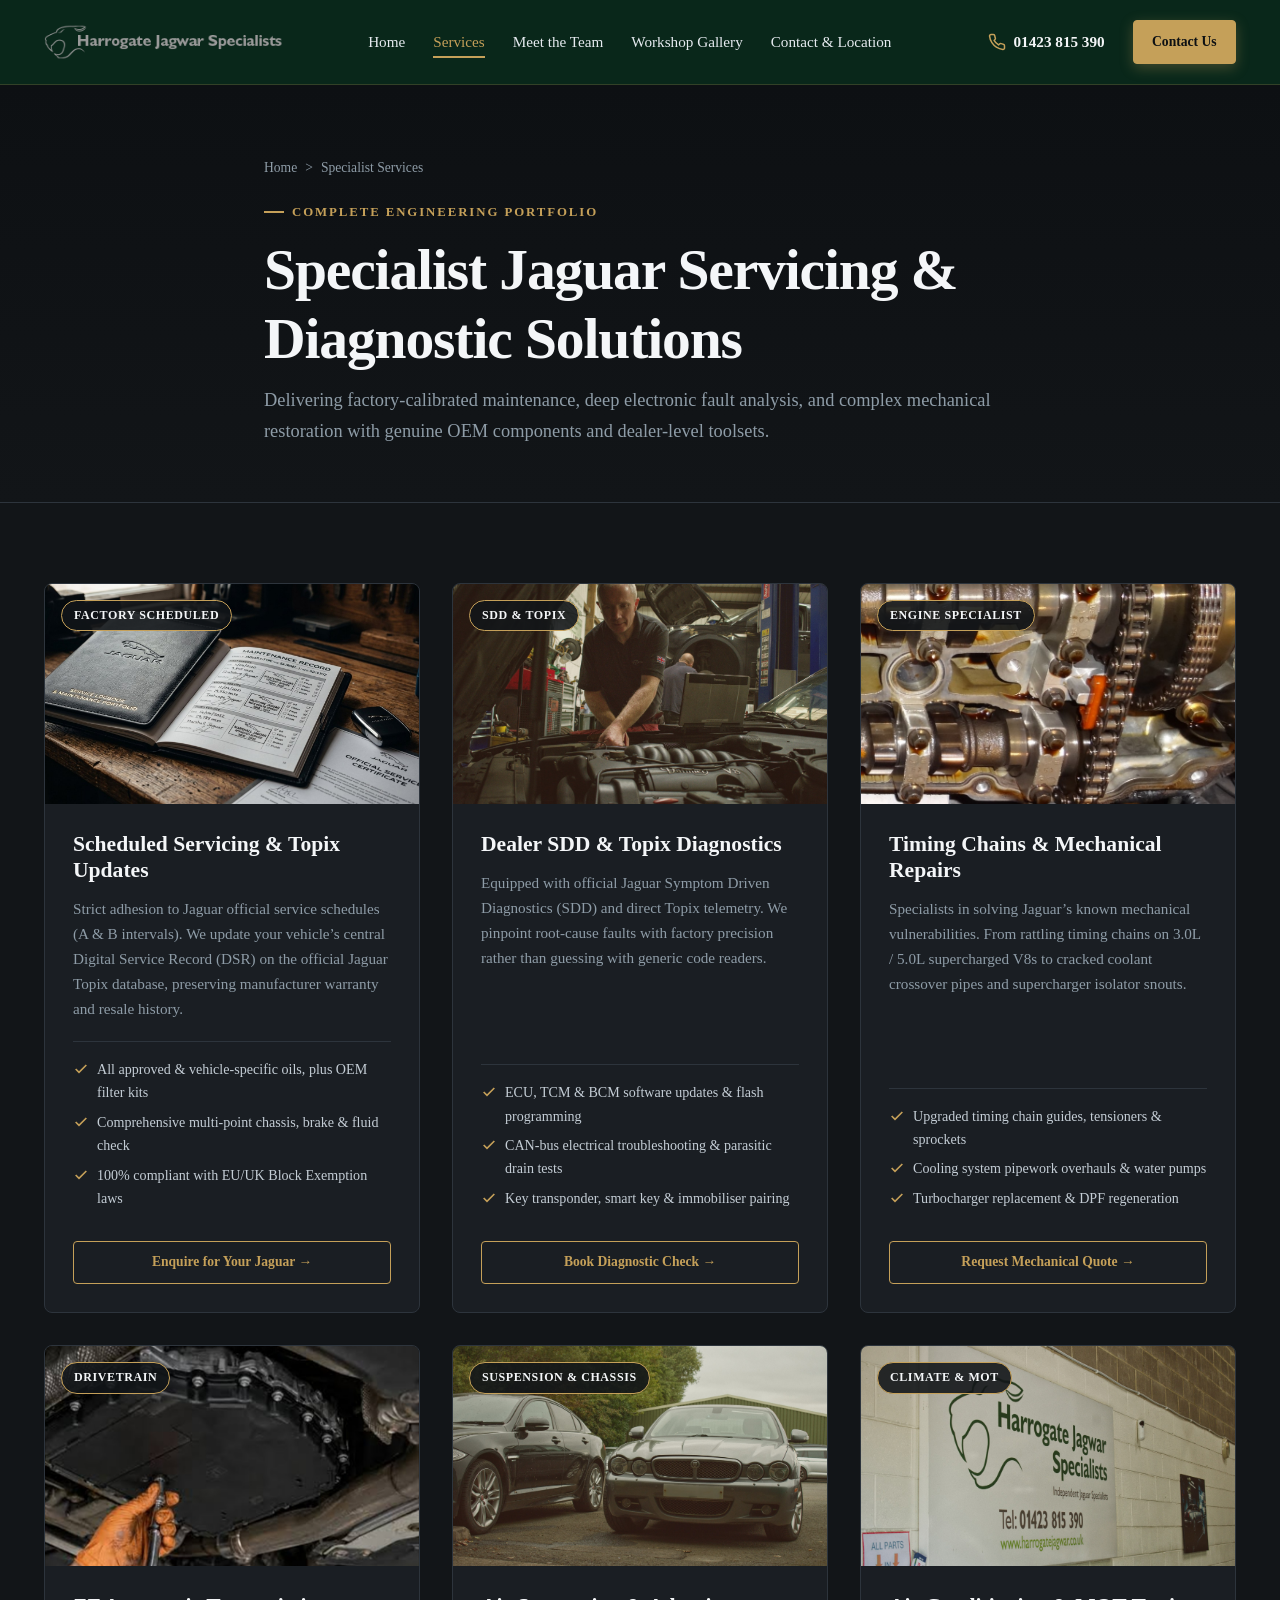
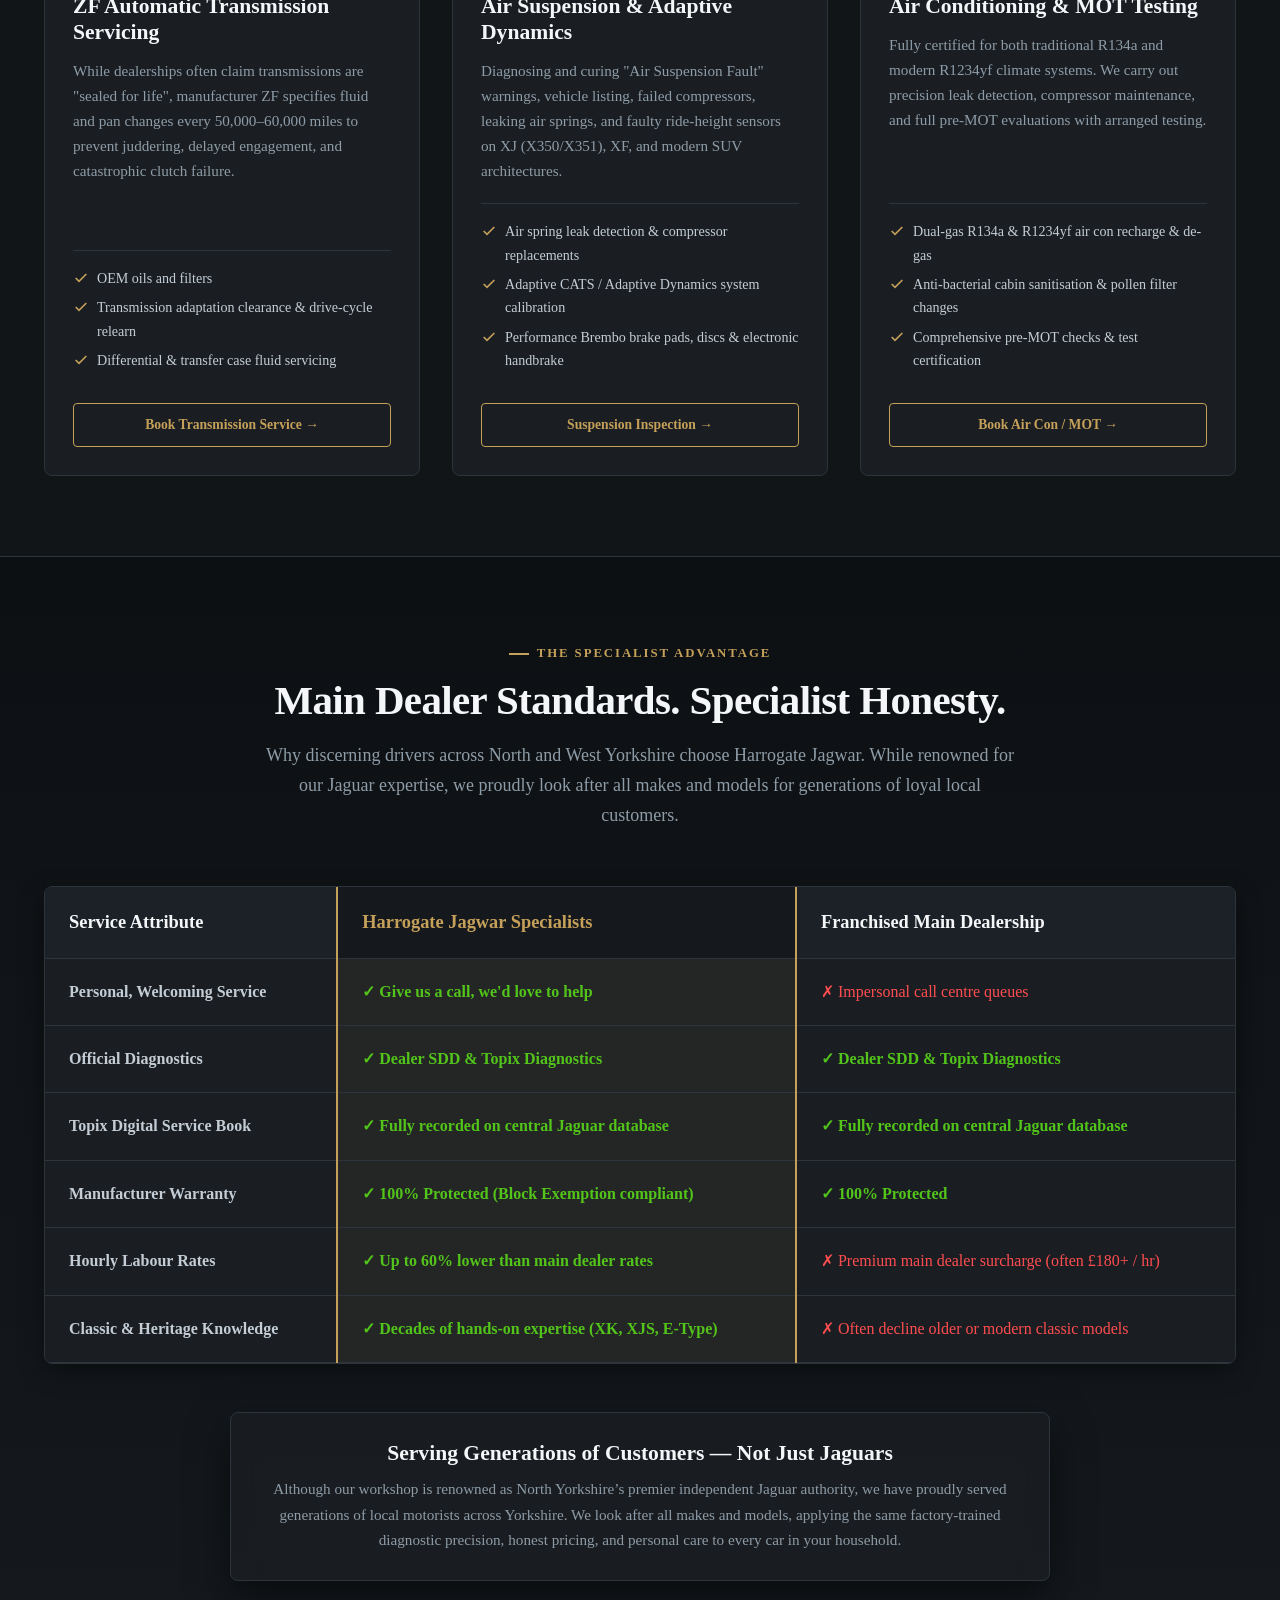
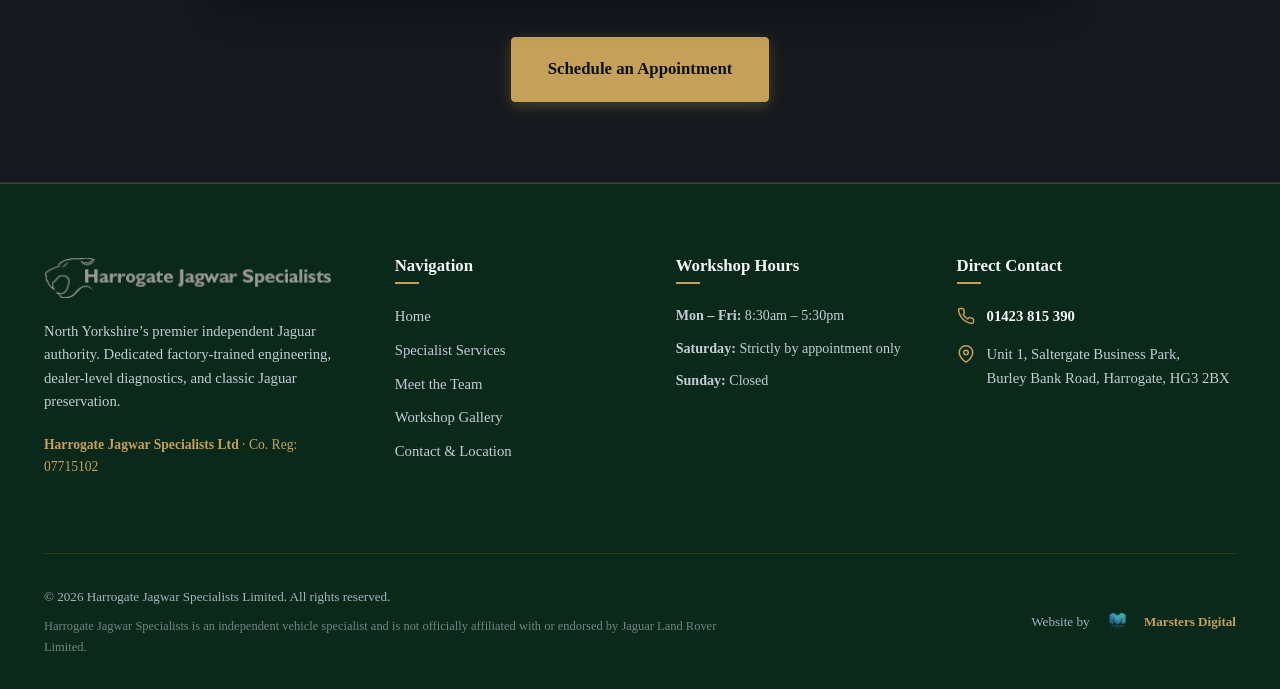
<file: services.html>
<!DOCTYPE html>
<html lang="en">
<head>
  <meta charset="UTF-8">
  <meta name="viewport" content="width=device-width, initial-scale=1.0">
  <title>Specialist Jaguar Services &amp; Diagnostics | Harrogate Jagwar</title>
  <meta name="description" content="Factory-specification Jaguar servicing, SDD and Topix dealer diagnostics, timing chain repairs, air suspension, and MOTs in Harrogate, North Yorkshire.">
  <link rel="icon" type="image/png" href="Images/favicon.png">

  <!-- Google Fonts -->
  <link rel="preconnect" href="https://fonts.googleapis.com">
  <link rel="preconnect" href="https://fonts.gstatic.com" crossorigin>
  <link href="https://fonts.googleapis.com/css2?family=Playfair+Display:ital,wght@0,500;0,600;0,700;1,600&family=Plus+Jakarta+Sans:wght@400;500;600;700&display=swap" rel="stylesheet">

  <link rel="stylesheet" href="css/styles.css">
</head>
<body>

  <a href="#main-content" class="skip-link">Skip to main content</a>

  <!-- Sticky Header -->
  <header class="site-header">
    <div class="container header-inner">
      <a href="index.html" class="brand-logo" aria-label="Harrogate Jagwar Specialists Home">
        <img src="Images/logo.png" alt="Harrogate Jagwar Specialists">
      </a>

      <nav class="site-nav" id="site-nav" aria-label="Primary Navigation">
        <ul>
          <li><a href="index.html" class="nav-link">Home</a></li>
          <li><a href="services.html" class="nav-link active">Services</a></li>
          <li><a href="team.html" class="nav-link">Meet the Team</a></li>
          <li><a href="gallery.html" class="nav-link">Workshop Gallery</a></li>
          <li><a href="contact.html" class="nav-link">Contact &amp; Location</a></li>
        </ul>
      </nav>

      <div class="header-actions">
        <a href="tel:01423815390" class="btn-phone" aria-label="Call 01423 815 390">
          <svg viewBox="0 0 24 24" fill="none" stroke="currentColor" stroke-width="2" stroke-linecap="round" stroke-linejoin="round" aria-hidden="true"><path d="M22 16.92v3a2 2 0 0 1-2.18 2 19.79 19.79 0 0 1-8.63-3.07 19.5 19.5 0 0 1-6-6A19.79 19.79 0 0 1 2.08 4.18 2 2 0 0 1 4.06 2h3a2 2 0 0 1 2 1.72c.13.96.36 1.9.7 2.81a2 2 0 0 1-.45 2.11L8.09 9.91a16 16 0 0 0 6 6l1.27-1.27a2 2 0 0 1 2.11-.45c.91.34 1.85.57 2.81.7A2 2 0 0 1 22 16.92z"/></svg>
          <span>01423 815 390</span>
        </a>
        <a href="contact.html" class="btn btn-primary btn-sm">Contact Us</a>
        <button class="nav-toggle" id="nav-toggle" aria-label="Open navigation menu" aria-expanded="false" aria-controls="site-nav">
          <span></span><span></span><span></span>
        </button>
      </div>
    </div>
  </header>

  <main id="main-content">
    <!-- Page Hero -->
    <section class="page-hero">
      <div class="container page-hero-inner">
        <nav class="breadcrumbs" aria-label="Breadcrumb">
          <a href="index.html">Home</a> &gt; <span>Specialist Services</span>
        </nav>
        <p class="eyebrow">Complete Engineering Portfolio</p>
        <h1>Specialist Jaguar Servicing &amp; Diagnostic Solutions</h1>
        <p class="page-hero-sub">
          Delivering factory-calibrated maintenance, deep electronic fault analysis, and complex mechanical restoration with genuine OEM components and dealer-level toolsets.
        </p>
      </div>
    </section>

    <!-- Detailed Services List -->
    <section class="section section--dark">
      <div class="container">
        <div class="services-grid">
          <!-- 1. Scheduled Servicing -->
          <article class="service-card">
            <div class="service-card-media">
              <img src="Images/scheduled-servicing.jpg" alt="Official Jaguar Service Logbook and Scheduled Maintenance Records" loading="lazy">
              <span class="service-tag">Factory Scheduled</span>
            </div>
            <div class="service-card-body">
              <h3>Scheduled Servicing &amp; Topix Updates</h3>
              <p>Strict adhesion to Jaguar official service schedules (A &amp; B intervals). We update your vehicle’s central Digital Service Record (DSR) on the official Jaguar Topix database, preserving manufacturer warranty and resale history.</p>
              <ul class="service-specs">
                <li><svg viewBox="0 0 24 24" fill="none" stroke="currentColor" stroke-width="2.5"><polyline points="20 6 9 17 4 12"/></svg> All approved &amp; vehicle-specific oils, plus OEM filter kits</li>
                <li><svg viewBox="0 0 24 24" fill="none" stroke="currentColor" stroke-width="2.5"><polyline points="20 6 9 17 4 12"/></svg> Comprehensive multi-point chassis, brake &amp; fluid check</li>
                <li><svg viewBox="0 0 24 24" fill="none" stroke="currentColor" stroke-width="2.5"><polyline points="20 6 9 17 4 12"/></svg> 100% compliant with EU/UK Block Exemption laws</li>
              </ul>
              <a href="contact.html" class="btn btn-outline-bronze btn-sm">Enquire for Your Jaguar &rarr;</a>
            </div>
          </article>

          <!-- 2. Dealer Diagnostics -->
          <article class="service-card">
            <div class="service-card-media">
              <img src="Images/Trevor%20bonnet%20working.jpeg" alt="Trevor Montgomery diagnosing a Jaguar under the bonnet" loading="lazy">
              <span class="service-tag">SDD &amp; Topix</span>
            </div>
            <div class="service-card-body">
              <h3>Dealer SDD &amp; Topix Diagnostics</h3>
              <p>Equipped with official Jaguar Symptom Driven Diagnostics (SDD) and direct Topix telemetry. We pinpoint root-cause faults with factory precision rather than guessing with generic code readers.</p>
              <ul class="service-specs">
                <li><svg viewBox="0 0 24 24" fill="none" stroke="currentColor" stroke-width="2.5"><polyline points="20 6 9 17 4 12"/></svg> ECU, TCM &amp; BCM software updates &amp; flash programming</li>
                <li><svg viewBox="0 0 24 24" fill="none" stroke="currentColor" stroke-width="2.5"><polyline points="20 6 9 17 4 12"/></svg> CAN-bus electrical troubleshooting &amp; parasitic drain tests</li>
                <li><svg viewBox="0 0 24 24" fill="none" stroke="currentColor" stroke-width="2.5"><polyline points="20 6 9 17 4 12"/></svg> Key transponder, smart key &amp; immobiliser pairing</li>
              </ul>
              <a href="contact.html" class="btn btn-outline-bronze btn-sm">Book Diagnostic Check &rarr;</a>
            </div>
          </article>

          <!-- 3. Engine & Timing Chains -->
          <article class="service-card">
            <div class="service-card-media">
              <img src="Images/timing-chains.jpg" alt="Jaguar V8 camshafts, secondary timing chain and tensioner overhaul" loading="lazy">
              <span class="service-tag">Engine Specialist</span>
            </div>
            <div class="service-card-body">
              <h3>Timing Chains &amp; Mechanical Repairs</h3>
              <p>Specialists in solving Jaguar’s known mechanical vulnerabilities. From rattling timing chains on 3.0L / 5.0L supercharged V8s to cracked coolant crossover pipes and supercharger isolator snouts.</p>
              <ul class="service-specs">
                <li><svg viewBox="0 0 24 24" fill="none" stroke="currentColor" stroke-width="2.5"><polyline points="20 6 9 17 4 12"/></svg> Upgraded timing chain guides, tensioners &amp; sprockets</li>
                <li><svg viewBox="0 0 24 24" fill="none" stroke="currentColor" stroke-width="2.5"><polyline points="20 6 9 17 4 12"/></svg> Cooling system pipework overhauls &amp; water pumps</li>
                <li><svg viewBox="0 0 24 24" fill="none" stroke="currentColor" stroke-width="2.5"><polyline points="20 6 9 17 4 12"/></svg> Turbocharger replacement &amp; DPF regeneration</li>
              </ul>
              <a href="contact.html" class="btn btn-outline-bronze btn-sm">Request Mechanical Quote &rarr;</a>
            </div>
          </article>

          <!-- 4. Gearbox & Transmission -->
          <article class="service-card">
            <div class="service-card-media">
              <img src="Images/zf-transmission.jpg" alt="Jaguar ZF automatic transmission pan replacement and fluid servicing" loading="lazy">
              <span class="service-tag">Drivetrain</span>
            </div>
            <div class="service-card-body">
              <h3>ZF Automatic Transmission Servicing</h3>
              <p>While dealerships often claim transmissions are "sealed for life", manufacturer ZF specifies fluid and pan changes every 50,000–60,000 miles to prevent juddering, delayed engagement, and catastrophic clutch failure.</p>
              <ul class="service-specs">
                <li><svg viewBox="0 0 24 24" fill="none" stroke="currentColor" stroke-width="2.5"><polyline points="20 6 9 17 4 12"/></svg> OEM oils and filters</li>
                <li><svg viewBox="0 0 24 24" fill="none" stroke="currentColor" stroke-width="2.5"><polyline points="20 6 9 17 4 12"/></svg> Transmission adaptation clearance &amp; drive-cycle relearn</li>
                <li><svg viewBox="0 0 24 24" fill="none" stroke="currentColor" stroke-width="2.5"><polyline points="20 6 9 17 4 12"/></svg> Differential &amp; transfer case fluid servicing</li>
              </ul>
              <a href="contact.html" class="btn btn-outline-bronze btn-sm">Book Transmission Service &rarr;</a>
            </div>
          </article>

          <!-- 5. Air Suspension & Brakes -->
          <article class="service-card">
            <div class="service-card-media">
              <img src="Images/XJS%20Silver.jpg" alt="Jaguar XJ and XF air suspension and adaptive dynamics specialist servicing" loading="lazy">
              <span class="service-tag">Suspension &amp; Chassis</span>
            </div>
            <div class="service-card-body">
              <h3>Air Suspension &amp; Adaptive Dynamics</h3>
              <p>Diagnosing and curing "Air Suspension Fault" warnings, vehicle listing, failed compressors, leaking air springs, and faulty ride-height sensors on XJ (X350/X351), XF, and modern SUV architectures.</p>
              <ul class="service-specs">
                <li><svg viewBox="0 0 24 24" fill="none" stroke="currentColor" stroke-width="2.5"><polyline points="20 6 9 17 4 12"/></svg> Air spring leak detection &amp; compressor replacements</li>
                <li><svg viewBox="0 0 24 24" fill="none" stroke="currentColor" stroke-width="2.5"><polyline points="20 6 9 17 4 12"/></svg> Adaptive CATS / Adaptive Dynamics system calibration</li>
                <li><svg viewBox="0 0 24 24" fill="none" stroke="currentColor" stroke-width="2.5"><polyline points="20 6 9 17 4 12"/></svg> Performance Brembo brake pads, discs &amp; electronic handbrake</li>
              </ul>
              <a href="contact.html" class="btn btn-outline-bronze btn-sm">Suspension Inspection &rarr;</a>
            </div>
          </article>

          <!-- 6. Air Conditioning & MOT -->
          <article class="service-card">
            <div class="service-card-media">
              <img src="Images/Main%20sign.jpeg" alt="Harrogate Jagwar Specialists sign for air conditioning and MOT testing" loading="lazy">
              <span class="service-tag">Climate &amp; MOT</span>
            </div>
            <div class="service-card-body">
              <h3>Air Conditioning &amp; MOT Testing</h3>
              <p>Fully certified for both traditional R134a and modern R1234yf climate systems. We carry out precision leak detection, compressor maintenance, and full pre-MOT evaluations with arranged testing.</p>
              <ul class="service-specs">
                <li><svg viewBox="0 0 24 24" fill="none" stroke="currentColor" stroke-width="2.5"><polyline points="20 6 9 17 4 12"/></svg> Dual-gas R134a &amp; R1234yf air con recharge &amp; de-gas</li>
                <li><svg viewBox="0 0 24 24" fill="none" stroke="currentColor" stroke-width="2.5"><polyline points="20 6 9 17 4 12"/></svg> Anti-bacterial cabin sanitisation &amp; pollen filter changes</li>
                <li><svg viewBox="0 0 24 24" fill="none" stroke="currentColor" stroke-width="2.5"><polyline points="20 6 9 17 4 12"/></svg> Comprehensive pre-MOT checks &amp; test certification</li>
              </ul>
              <a href="contact.html" class="btn btn-outline-bronze btn-sm">Book Air Con / MOT &rarr;</a>
            </div>
          </article>
        </div>
      </div>
    </section>

    <!-- Main Dealer vs Harrogate Jagwar Matrix -->
    <section class="section section--featured">
      <div class="container">
        <header class="section-head">
          <p class="eyebrow">The Specialist Advantage</p>
          <h2>Main Dealer Standards. Specialist Honesty.</h2>
          <p class="section-intro">
            Why discerning drivers across North and West Yorkshire choose Harrogate Jagwar. While renowned for our Jaguar expertise, we proudly look after all makes and models for generations of loyal local customers.
          </p>
        </header>

        <div class="comparison-table-wrapper">
          <table class="comparison-table">
            <thead>
              <tr>
                <th>Service Attribute</th>
                <th class="col-highlight">Harrogate Jagwar Specialists</th>
                <th>Franchised Main Dealership</th>
              </tr>
            </thead>
            <tbody>
              <tr>
                <td><strong>Personal, Welcoming Service</strong></td>
                <td class="col-highlight"><span class="badge-check">&#10003; Give us a call, we'd love to help</span></td>
                <td><span class="badge-cross">&#10007; Impersonal call centre queues</span></td>
              </tr>
              <tr>
                <td><strong>Official Diagnostics</strong></td>
                <td class="col-highlight"><span class="badge-check">&#10003; Dealer SDD &amp; Topix Diagnostics</span></td>
                <td><span class="badge-check">&#10003; Dealer SDD &amp; Topix Diagnostics</span></td>
              </tr>
              <tr>
                <td><strong>Topix Digital Service Book</strong></td>
                <td class="col-highlight"><span class="badge-check">&#10003; Fully recorded on central Jaguar database</span></td>
                <td><span class="badge-check">&#10003; Fully recorded on central Jaguar database</span></td>
              </tr>
              <tr>
                <td><strong>Manufacturer Warranty</strong></td>
                <td class="col-highlight"><span class="badge-check">&#10003; 100% Protected (Block Exemption compliant)</span></td>
                <td><span class="badge-check">&#10003; 100% Protected</span></td>
              </tr>
              <tr>
                <td><strong>Hourly Labour Rates</strong></td>
                <td class="col-highlight"><span class="badge-check">&#10003; Up to 60% lower than main dealer rates</span></td>
                <td><span class="badge-cross">&#10007; Premium main dealer surcharge (often &pound;180+ / hr)</span></td>
              </tr>
              <tr>
                <td><strong>Classic &amp; Heritage Knowledge</strong></td>
                <td class="col-highlight"><span class="badge-check">&#10003; Decades of hands-on expertise (XK, XJS, E-Type)</span></td>
                <td><span class="badge-cross">&#10007; Often decline older or modern classic models</span></td>
              </tr>
            </tbody>
          </table>
        </div>

        <!-- Serving Generations of Drivers Callout -->
        <div class="glass-badge-card" style="margin-top: 3rem; text-align: center; max-width: 820px; margin-left: auto; margin-right: auto;">
          <h3 style="font-family: var(--font-heading); font-size: 1.35rem; color: var(--color-parchment); margin-bottom: 0.6rem;">
            Serving Generations of Customers &mdash; Not Just Jaguars
          </h3>
          <p style="font-size: 0.95rem; color: var(--color-muted-text); line-height: 1.65; margin: 0;">
            Although our workshop is renowned as North Yorkshire’s premier independent Jaguar authority, we have proudly served generations of local motorists across Yorkshire. We look after all makes and models, applying the same factory-trained diagnostic precision, honest pricing, and personal care to every car in your household.
          </p>
        </div>

        <div style="text-align: center; margin-top: 3.5rem;">
          <a href="contact.html" class="btn btn-primary btn-lg">Schedule an Appointment</a>
        </div>
      </div>
    </section>
  </main>

  <!-- Site Footer -->
  <footer class="site-footer">
    <div class="container">
      <div class="footer-grid">
        <div class="footer-brand">
          <a href="index.html">
            <img src="Images/logo.png" alt="Harrogate Jagwar Specialists">
          </a>
          <p>
            North Yorkshire’s premier independent Jaguar authority. Dedicated factory-trained engineering, dealer-level diagnostics, and classic Jaguar preservation.
          </p>
          <p style="font-size: 0.85rem; color: var(--color-bronze);">
            <strong>Harrogate Jagwar Specialists Ltd</strong> &middot; Co. Reg: 07715102
          </p>
        </div>

        <div class="footer-col">
          <h4>Navigation</h4>
          <ul class="footer-links">
            <li><a href="index.html">Home</a></li>
            <li><a href="services.html">Specialist Services</a></li>
            <li><a href="team.html">Meet the Team</a></li>
            <li><a href="gallery.html">Workshop Gallery</a></li>
            <li><a href="contact.html">Contact &amp; Location</a></li>
          </ul>
        </div>

        <div class="footer-col">
          <h4>Workshop Hours</h4>
          <ul class="footer-links" style="font-size: 0.88rem;">
            <li><strong>Mon &ndash; Fri:</strong> 8:30am &ndash; 5:30pm</li>
            <li><strong>Saturday:</strong> Strictly by appointment only</li>
            <li><strong>Sunday:</strong> Closed</li>
          </ul>
        </div>

        <div class="footer-col">
          <h4>Direct Contact</h4>
          <div class="footer-contact-item">
            <svg viewBox="0 0 24 24" fill="none" stroke="currentColor" stroke-width="2" stroke-linecap="round" stroke-linejoin="round" aria-hidden="true"><path d="M22 16.92v3a2 2 0 0 1-2.18 2 19.79 19.79 0 0 1-8.63-3.07 19.5 19.5 0 0 1-6-6A19.79 19.79 0 0 1 2.08 4.18 2 2 0 0 1 4.06 2h3a2 2 0 0 1 2 1.72c.13.96.36 1.9.7 2.81a2 2 0 0 1-.45 2.11L8.09 9.91a16 16 0 0 0 6 6l1.27-1.27a2 2 0 0 1 2.11-.45c.91.34 1.85.57 2.81.7A2 2 0 0 1 22 16.92z"/></svg>
            <div>
              <a href="tel:01423815390" style="font-weight: 700; color: var(--color-parchment);">01423 815 390</a>
            </div>
          </div>
          <div class="footer-contact-item">
            <svg viewBox="0 0 24 24" fill="none" stroke="currentColor" stroke-width="2" stroke-linecap="round" stroke-linejoin="round" aria-hidden="true"><path d="M21 10c0 7-9 13-9 13s-9-6-9-13a9 9 0 0 1 18 0z"/><circle cx="12" cy="10" r="3"/></svg>
            <div>
              Unit 1, Saltergate Business Park,<br>Burley Bank Road, Harrogate, HG3 2BX
            </div>
          </div>
        </div>
      </div>

      <div class="footer-bottom">
        <div class="footer-legal">
          <div>
            &copy; <span class="current-year">2026</span> Harrogate Jagwar Specialists Limited. All rights reserved.
          </div>
          <div class="footer-disclaimer">
            Harrogate Jagwar Specialists is an independent vehicle specialist and is not officially affiliated with or endorsed by Jaguar Land Rover Limited.
          </div>
        </div>
        <div class="agency-attribution">
          <span>Website by</span>
          <a href="https://www.marstersdigital.com" target="_blank" rel="noopener noreferrer">
            <img src="Images/marsters-digital-logo.png" alt="Marsters Digital" width="39" height="22" loading="lazy">
            <span>Marsters Digital</span>
          </a>
        </div>
      </div>
    </div>
  </footer>

  <script src="js/main.js" defer></script>
</body>
</html>
</file>
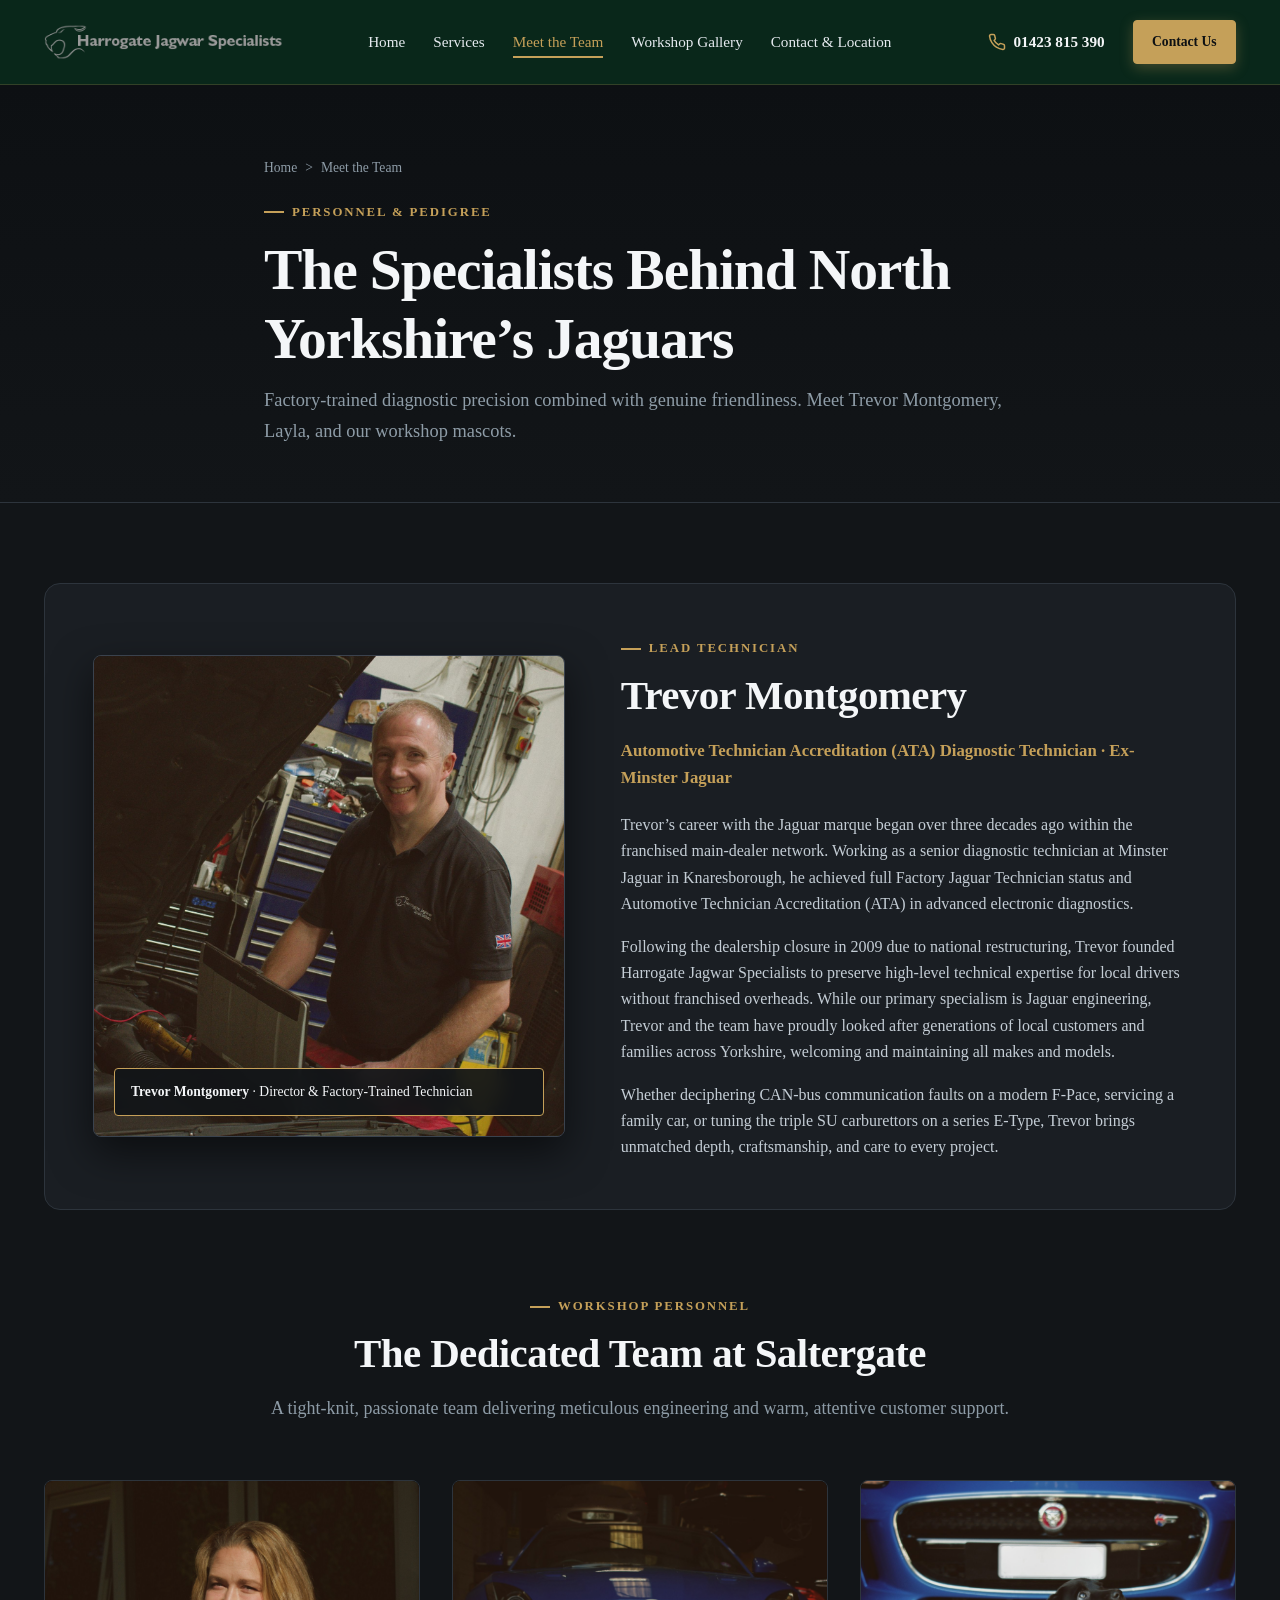
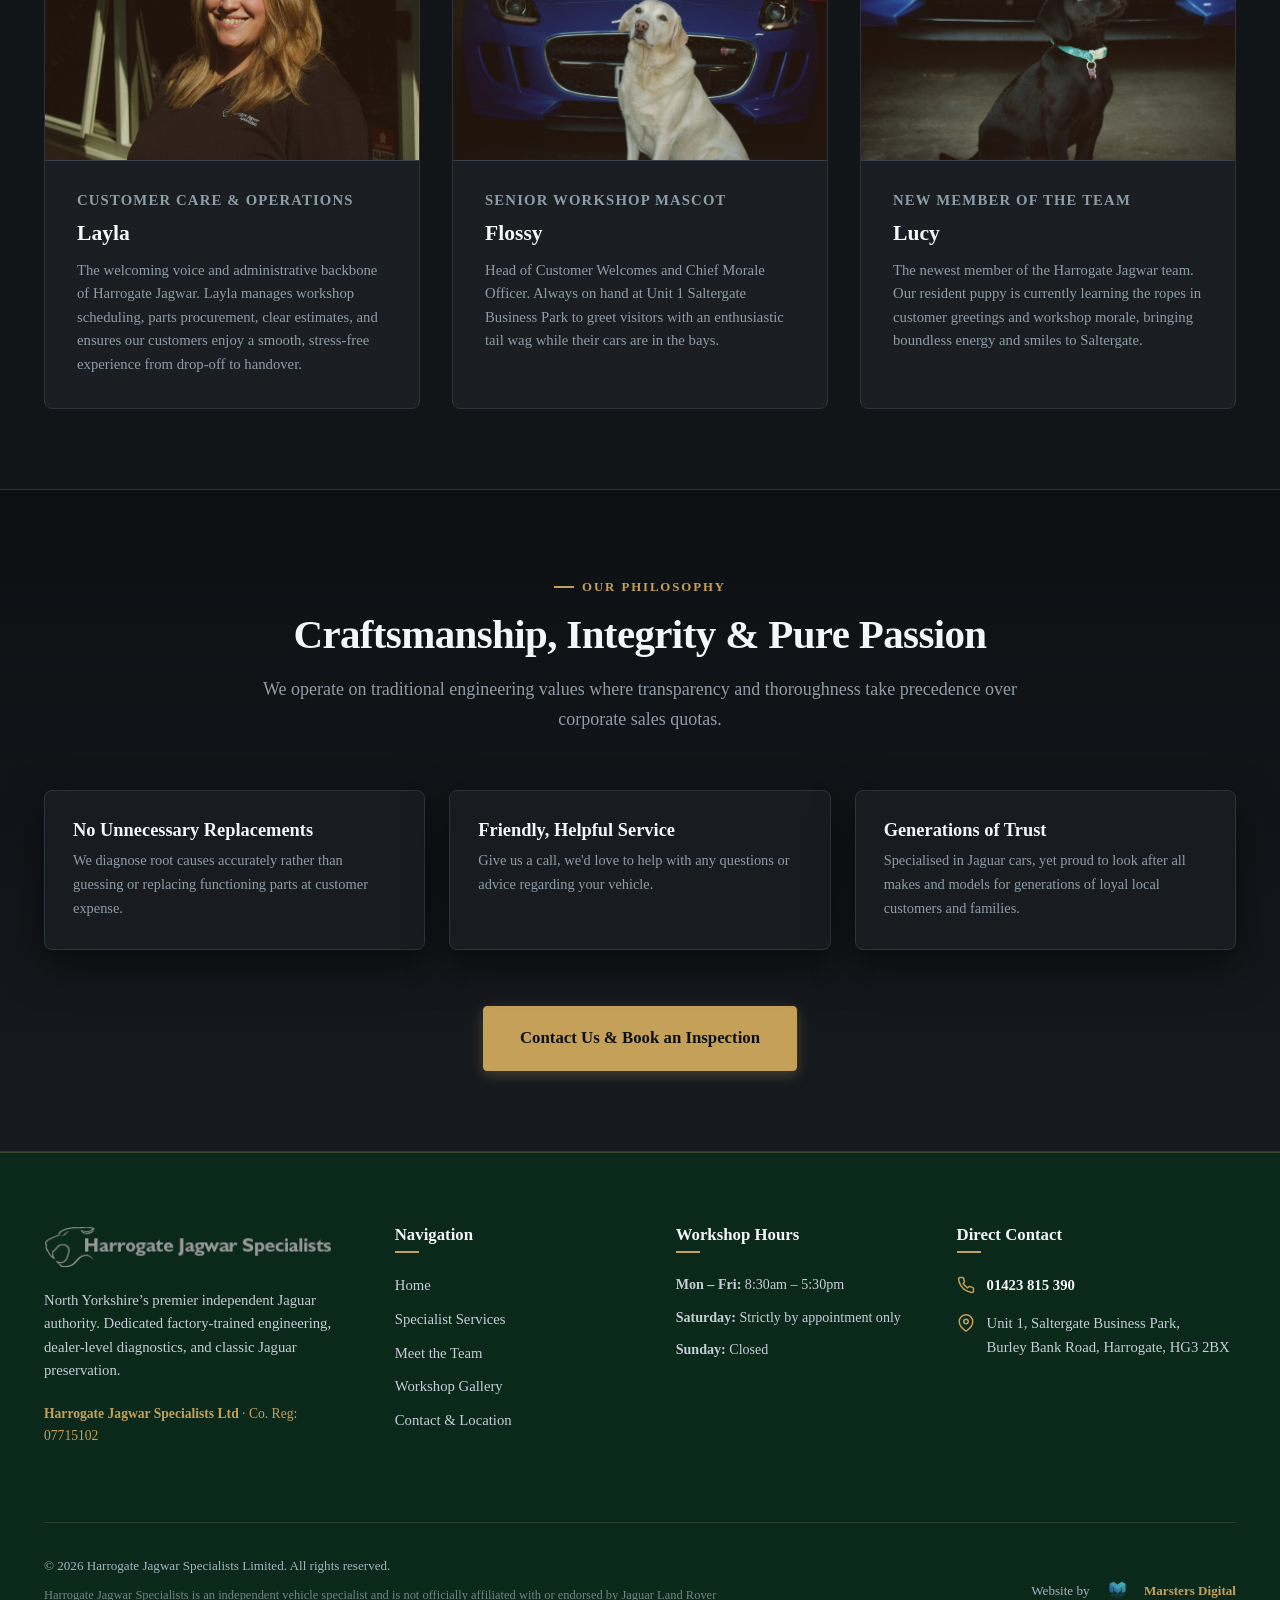
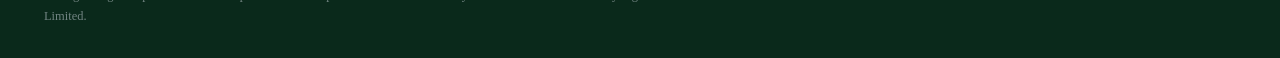
<file: team.html>
<!DOCTYPE html>
<html lang="en">
<head>
  <meta charset="UTF-8">
  <meta name="viewport" content="width=device-width, initial-scale=1.0">
  <title>Meet the Team | Harrogate Jagwar Specialists</title>
  <meta name="description" content="Meet Trevor Montgomery, factory-trained Jaguar Technician, and the dedicated specialist team at Harrogate Jagwar Specialists in North Yorkshire.">
  <link rel="icon" type="image/png" href="Images/favicon.png">

  <!-- Google Fonts -->
  <link rel="preconnect" href="https://fonts.googleapis.com">
  <link rel="preconnect" href="https://fonts.gstatic.com" crossorigin>
  <link href="https://fonts.googleapis.com/css2?family=Playfair+Display:ital,wght@0,500;0,600;0,700;1,600&family=Plus+Jakarta+Sans:wght@400;500;600;700&display=swap" rel="stylesheet">

  <link rel="stylesheet" href="css/styles.css">
</head>
<body>

  <a href="#main-content" class="skip-link">Skip to main content</a>

  <!-- Sticky Header -->
  <header class="site-header">
    <div class="container header-inner">
      <a href="index.html" class="brand-logo" aria-label="Harrogate Jagwar Specialists Home">
        <img src="Images/logo.png" alt="Harrogate Jagwar Specialists">
      </a>

      <nav class="site-nav" id="site-nav" aria-label="Primary Navigation">
        <ul>
          <li><a href="index.html" class="nav-link">Home</a></li>
          <li><a href="services.html" class="nav-link">Services</a></li>
          <li><a href="team.html" class="nav-link active">Meet the Team</a></li>
          <li><a href="gallery.html" class="nav-link">Workshop Gallery</a></li>
          <li><a href="contact.html" class="nav-link">Contact &amp; Location</a></li>
        </ul>
      </nav>

      <div class="header-actions">
        <a href="tel:01423815390" class="btn-phone" aria-label="Call 01423 815 390">
          <svg viewBox="0 0 24 24" fill="none" stroke="currentColor" stroke-width="2" stroke-linecap="round" stroke-linejoin="round" aria-hidden="true"><path d="M22 16.92v3a2 2 0 0 1-2.18 2 19.79 19.79 0 0 1-8.63-3.07 19.5 19.5 0 0 1-6-6A19.79 19.79 0 0 1 2.08 4.18 2 2 0 0 1 4.06 2h3a2 2 0 0 1 2 1.72c.13.96.36 1.9.7 2.81a2 2 0 0 1-.45 2.11L8.09 9.91a16 16 0 0 0 6 6l1.27-1.27a2 2 0 0 1 2.11-.45c.91.34 1.85.57 2.81.7A2 2 0 0 1 22 16.92z"/></svg>
          <span>01423 815 390</span>
        </a>
        <a href="contact.html" class="btn btn-primary btn-sm">Contact Us</a>
        <button class="nav-toggle" id="nav-toggle" aria-label="Open navigation menu" aria-expanded="false" aria-controls="site-nav">
          <span></span><span></span><span></span>
        </button>
      </div>
    </div>
  </header>

  <main id="main-content">
    <!-- Page Hero -->
    <section class="page-hero">
      <div class="container page-hero-inner">
        <nav class="breadcrumbs" aria-label="Breadcrumb">
          <a href="index.html">Home</a> &gt; <span>Meet the Team</span>
        </nav>
        <p class="eyebrow">Personnel &amp; Pedigree</p>
        <h1>The Specialists Behind North Yorkshire’s Jaguars</h1>
        <p class="page-hero-sub">
          Factory-trained diagnostic precision combined with genuine friendliness. Meet Trevor Montgomery, Layla, and our workshop mascots.
        </p>
      </div>
    </section>

    <!-- Lead Technician Feature: Trevor Montgomery -->
    <section class="section section--dark">
      <div class="container">
        <div class="team-lead-showcase">
          <div class="team-lead-media">
            <img src="Images/Trevor%20Bonnet%20Smile.jpeg" alt="Trevor Montgomery smiling beside a Jaguar at Harrogate Jagwar Specialists">
            <div class="team-lead-badge">
              <strong>Trevor Montgomery</strong> &middot; Director &amp; Factory-Trained Technician
            </div>
          </div>
          <div class="team-lead-copy">
            <p class="eyebrow">Lead Technician</p>
            <h2>Trevor Montgomery</h2>
            <p style="color: var(--color-bronze); font-weight: 600; font-size: 1.05rem; margin-bottom: 1.25rem;">
              Automotive Technician Accreditation (ATA) Diagnostic Technician &middot; Ex-Minster Jaguar
            </p>
            <p>
              Trevor’s career with the Jaguar marque began over three decades ago within the franchised main-dealer network. Working as a senior diagnostic technician at Minster Jaguar in Knaresborough, he achieved full Factory Jaguar Technician status and Automotive Technician Accreditation (ATA) in advanced electronic diagnostics.
            </p>
            <p>
              Following the dealership closure in 2009 due to national restructuring, Trevor founded Harrogate Jagwar Specialists to preserve high-level technical expertise for local drivers without franchised overheads. While our primary specialism is Jaguar engineering, Trevor and the team have proudly looked after generations of local customers and families across Yorkshire, welcoming and maintaining all makes and models.
            </p>
            <p>
              Whether deciphering CAN-bus communication faults on a modern F-Pace, servicing a family car, or tuning the triple SU carburettors on a series E-Type, Trevor brings unmatched depth, craftsmanship, and care to every project.
            </p>
          </div>
        </div>

        <!-- Team Personnel Grid -->
        <header class="section-head" style="margin-top: 5rem;">
          <p class="eyebrow">Workshop Personnel</p>
          <h2>The Dedicated Team at Saltergate</h2>
          <p class="section-intro">
            A tight-knit, passionate team delivering meticulous engineering and warm, attentive customer support.
          </p>
        </header>

        <div class="team-grid">
          <!-- Layla -->
          <article class="team-card">
            <div class="team-card-media">
              <img src="Images/Layla%20headshot.jpeg" alt="Layla Montgomery - Customer Care &amp; Operations" style="object-position: center 22%;" loading="lazy">
            </div>
            <div class="team-card-body">
              <p class="team-role">Customer Care &amp; Operations</p>
              <h3>Layla</h3>
              <p>
                The welcoming voice and administrative backbone of Harrogate Jagwar. Layla manages workshop scheduling, parts procurement, clear estimates, and ensures our customers enjoy a smooth, stress-free experience from drop-off to handover.
              </p>
            </div>
          </article>

          <!-- Flossy -->
          <article class="team-card">
            <div class="team-card-media">
              <img src="Images/workshop-dog.jpeg" alt="Flossy - Senior Workshop Mascot at Harrogate Jagwar Specialists" style="object-position: center 48%;" loading="lazy">
            </div>
            <div class="team-card-body">
              <p class="team-role">Senior Workshop Mascot</p>
              <h3>Flossy</h3>
              <p>
                Head of Customer Welcomes and Chief Morale Officer. Always on hand at Unit 1 Saltergate Business Park to greet visitors with an enthusiastic tail wag while their cars are in the bays.
              </p>
            </div>
          </article>

          <!-- Lucy -->
          <article class="team-card">
            <div class="team-card-media">
              <img src="Images/Lucy%20Puppy.jpg" alt="Lucy the puppy - New member of the team at Harrogate Jagwar Specialists" style="object-position: center 55%;" loading="lazy">
            </div>
            <div class="team-card-body">
              <p class="team-role">New Member of the Team</p>
              <h3>Lucy</h3>
              <p>
                The newest member of the Harrogate Jagwar team. Our resident puppy is currently learning the ropes in customer greetings and workshop morale, bringing boundless energy and smiles to Saltergate.
              </p>
            </div>
          </article>
        </div>
      </div>
    </section>

    <!-- Workshop Values -->
    <section class="section section--featured">
      <div class="container">
        <header class="section-head">
          <p class="eyebrow">Our Philosophy</p>
          <h2>Craftsmanship, Integrity &amp; Pure Passion</h2>
          <p class="section-intro">
            We operate on traditional engineering values where transparency and thoroughness take precedence over corporate sales quotas.
          </p>
        </header>

        <div class="values-grid">
          <div class="glass-badge-card">
            <h3>No Unnecessary Replacements</h3>
            <p style="margin-top: 0.5rem;">We diagnose root causes accurately rather than guessing or replacing functioning parts at customer expense.</p>
          </div>
          <div class="glass-badge-card">
            <h3>Friendly, Helpful Service</h3>
            <p style="margin-top: 0.5rem;">Give us a call, we'd love to help with any questions or advice regarding your vehicle.</p>
          </div>
          <div class="glass-badge-card">
            <h3>Generations of Trust</h3>
            <p style="margin-top: 0.5rem;">Specialised in Jaguar cars, yet proud to look after all makes and models for generations of loyal local customers and families.</p>
          </div>
        </div>

        <div style="text-align: center; margin-top: 3.5rem;">
          <a href="contact.html" class="btn btn-primary btn-lg">Contact Us &amp; Book an Inspection</a>
        </div>
      </div>
    </section>
  </main>

  <!-- Site Footer -->
  <footer class="site-footer">
    <div class="container">
      <div class="footer-grid">
        <div class="footer-brand">
          <a href="index.html">
            <img src="Images/logo.png" alt="Harrogate Jagwar Specialists">
          </a>
          <p>
            North Yorkshire’s premier independent Jaguar authority. Dedicated factory-trained engineering, dealer-level diagnostics, and classic Jaguar preservation.
          </p>
          <p style="font-size: 0.85rem; color: var(--color-bronze);">
            <strong>Harrogate Jagwar Specialists Ltd</strong> &middot; Co. Reg: 07715102
          </p>
        </div>

        <div class="footer-col">
          <h4>Navigation</h4>
          <ul class="footer-links">
            <li><a href="index.html">Home</a></li>
            <li><a href="services.html">Specialist Services</a></li>
            <li><a href="team.html">Meet the Team</a></li>
            <li><a href="gallery.html">Workshop Gallery</a></li>
            <li><a href="contact.html">Contact &amp; Location</a></li>
          </ul>
        </div>

        <div class="footer-col">
          <h4>Workshop Hours</h4>
          <ul class="footer-links" style="font-size: 0.88rem;">
            <li><strong>Mon &ndash; Fri:</strong> 8:30am &ndash; 5:30pm</li>
            <li><strong>Saturday:</strong> Strictly by appointment only</li>
            <li><strong>Sunday:</strong> Closed</li>
          </ul>
        </div>

        <div class="footer-col">
          <h4>Direct Contact</h4>
          <div class="footer-contact-item">
            <svg viewBox="0 0 24 24" fill="none" stroke="currentColor" stroke-width="2" stroke-linecap="round" stroke-linejoin="round" aria-hidden="true"><path d="M22 16.92v3a2 2 0 0 1-2.18 2 19.79 19.79 0 0 1-8.63-3.07 19.5 19.5 0 0 1-6-6A19.79 19.79 0 0 1 2.08 4.18 2 2 0 0 1 4.06 2h3a2 2 0 0 1 2 1.72c.13.96.36 1.9.7 2.81a2 2 0 0 1-.45 2.11L8.09 9.91a16 16 0 0 0 6 6l1.27-1.27a2 2 0 0 1 2.11-.45c.91.34 1.85.57 2.81.7A2 2 0 0 1 22 16.92z"/></svg>
            <div>
              <a href="tel:01423815390" style="font-weight: 700; color: var(--color-parchment);">01423 815 390</a>
            </div>
          </div>
          <div class="footer-contact-item">
            <svg viewBox="0 0 24 24" fill="none" stroke="currentColor" stroke-width="2" stroke-linecap="round" stroke-linejoin="round" aria-hidden="true"><path d="M21 10c0 7-9 13-9 13s-9-6-9-13a9 9 0 0 1 18 0z"/><circle cx="12" cy="10" r="3"/></svg>
            <div>
              Unit 1, Saltergate Business Park,<br>Burley Bank Road, Harrogate, HG3 2BX
            </div>
          </div>
        </div>
      </div>

      <div class="footer-bottom">
        <div class="footer-legal">
          <div>
            &copy; <span class="current-year">2026</span> Harrogate Jagwar Specialists Limited. All rights reserved.
          </div>
          <div class="footer-disclaimer">
            Harrogate Jagwar Specialists is an independent vehicle specialist and is not officially affiliated with or endorsed by Jaguar Land Rover Limited.
          </div>
        </div>
        <div class="agency-attribution">
          <span>Website by</span>
          <a href="https://www.marstersdigital.com" target="_blank" rel="noopener noreferrer">
            <img src="Images/marsters-digital-logo.png" alt="Marsters Digital" width="39" height="22" loading="lazy">
            <span>Marsters Digital</span>
          </a>
        </div>
      </div>
    </div>
  </footer>

  <script src="js/main.js" defer></script>
</body>
</html>
</file>
<file: css/styles.css>
/* ==========================================================================
   Harrogate Jagwar Specialists - Production Stylesheet
   Theme: Luxury Automotive Charcoal & Sleek Greys with Metallic Bronze Accents
   Palette: Obsidian & Deep Slate Charcoal (#121518, #0D1013),
            Refined Slate Grey (#1A1E23, #22272E, #2D343C),
            Metallic Warm Bronze (#C5A059), Platinum Off-White (#F4F6F8)
   ========================================================================== */

:root {
  /* Sleek Automotive Greys & Obsidian Palette */
  --color-slate-charcoal: #121518;      /* Primary body background */
  --color-slate-dark: #0d1013;          /* Deepest obsidian for footers & contrasts */
  --color-slate-elevated: #161a1f;      /* Secondary container background */
  --color-charcoal-card: #1a1e23;       /* Surface card background */
  --color-charcoal-card-hover: #22272e; /* Elevated card hover */
  --color-charcoal-border: #2d343c;     /* Clean architectural grey border */
  --color-charcoal-border-light: #3a424d;

  /* Jaguar Racing Green Accent & Header Palette */
  --color-jaguar-green: #0a2d1e;
  --color-jaguar-green-dark: #072015;
  --color-racing-green-accent: #0a2d1e;
  --color-racing-green-subtle: rgba(10, 45, 30, 0.25);

  /* Metallic Warm Bronze & Gold Accents */
  --color-bronze: #C5A059;
  --color-bronze-hover: #b38d45;
  --color-bronze-dark: #8c6e33;
  --color-bronze-glow: rgba(197, 160, 89, 0.2);
  --color-bronze-subtle: rgba(197, 160, 89, 0.1);

  /* Platinum, Parchment & Text Scale */
  --color-parchment: #F4F6F8;
  --color-off-white: #e6ebf0;
  --color-text-body: #c4cdd5;
  --color-muted-text: #8e9ca7;
  --color-dark-text: #121518;

  --font-serif: Georgia, 'Times New Roman', Times, serif;
  --font-sans: Georgia, 'Times New Roman', Times, serif;

  --radius-sm: 4px;
  --radius-md: 8px;
  --radius-lg: 16px;
  --radius-full: 9999px;

  --shadow-sm: 0 2px 6px rgba(0, 0, 0, 0.25);
  --shadow-md: 0 8px 24px rgba(0, 0, 0, 0.4);
  --shadow-lg: 0 16px 40px rgba(0, 0, 0, 0.55);
  --shadow-glow: 0 0 25px rgba(197, 160, 89, 0.25);

  --transition-fast: 0.2s ease;
  --transition-normal: 0.3s ease;
  --header-height: 84px;
}

/* Global Reset & Base */
*, *::before, *::after {
  box-sizing: border-box;
  margin: 0;
  padding: 0;
}

html {
  scroll-behavior: smooth;
  font-size: 16px;
  overflow-x: hidden;
  max-width: 100vw;
  width: 100%;
}

body {
  font-family: var(--font-sans);
  background-color: var(--color-slate-charcoal);
  color: var(--color-text-body);
  line-height: 1.65;
  -webkit-font-smoothing: antialiased;
  -moz-osx-font-smoothing: grayscale;
  overflow-x: hidden;
  max-width: 100vw;
  width: 100%;
  margin: 0;
  padding: 0;
  display: flex;
  min-height: 100vh;
  flex-direction: column;
}

main {
  flex: 1 0 auto;
}

img {
  max-width: 100%;
  height: auto;
  display: block;
}

a {
  color: inherit;
  text-decoration: none;
  transition: color var(--transition-fast);
}

ul, ol {
  list-style: none;
}

button, input, select, textarea {
  font: inherit;
  color: inherit;
}

button {
  cursor: pointer;
  border: none;
  background: transparent;
}

/* Typography Utilities */
h1, h2, h3, h4, .font-serif {
  font-family: var(--font-serif);
  font-weight: 700;
  color: var(--color-parchment);
  line-height: 1.2;
}

h1 {
  font-size: clamp(2.4rem, 4.5vw, 4rem);
  letter-spacing: -0.02em;
}

h2 {
  font-size: clamp(1.85rem, 3.2vw, 2.75rem);
  letter-spacing: -0.015em;
  margin-bottom: 1rem;
}

h3 {
  font-size: clamp(1.3rem, 2vw, 1.65rem);
}

p {
  margin-bottom: 1rem;
}

p:last-child {
  margin-bottom: 0;
}

.eyebrow {
  display: inline-flex;
  align-items: center;
  gap: 0.5rem;
  font-size: 0.8rem;
  font-weight: 700;
  text-transform: uppercase;
  letter-spacing: 0.15em;
  color: var(--color-bronze);
  margin-bottom: 0.75rem;
}

.eyebrow::before {
  content: "";
  display: inline-block;
  width: 20px;
  height: 2px;
  background-color: var(--color-bronze);
}

.text-bronze {
  color: var(--color-bronze);
}

.text-muted {
  color: var(--color-muted-text);
}

/* Layout Utilities */
.container {
  width: 100%;
  max-width: 1240px;
  margin-left: auto;
  margin-right: auto;
  padding-left: 1.5rem;
  padding-right: 1.5rem;
}

.section {
  padding: 5rem 0;
  position: relative;
}

.section--dark {
  background-color: var(--color-slate-charcoal);
}

.section--green,
.section--featured {
  background: linear-gradient(180deg, var(--color-slate-dark) 0%, var(--color-slate-elevated) 100%);
  border-top: 1px solid var(--color-charcoal-border);
  border-bottom: 1px solid var(--color-charcoal-border);
}

.section--parchment {
  background-color: var(--color-parchment);
  color: var(--color-dark-text);
}

.section--parchment h2, 
.section--parchment h3 {
  color: var(--color-dark-text);
}

.section--parchment .eyebrow {
  color: var(--color-bronze-dark);
}

.section--parchment .eyebrow::before {
  background-color: var(--color-bronze-dark);
}

.section-head {
  text-align: center;
  max-width: 760px;
  margin: 0 auto 3.5rem;
}

.section-intro {
  font-size: 1.125rem;
  color: var(--color-muted-text);
}

.section--parchment .section-intro {
  color: #4e5a63;
}

/* Accessibility Skip Link */
.skip-link {
  position: absolute;
  top: -100px;
  left: 1.5rem;
  background: var(--color-bronze);
  color: var(--color-slate-dark);
  padding: 0.75rem 1.25rem;
  font-weight: 700;
  z-index: 10000;
  transition: top 0.2s;
  border-radius: var(--radius-sm);
}

.skip-link:focus {
  top: 1.5rem;
}

/* Buttons */
.btn {
  display: inline-flex;
  align-items: center;
  justify-content: center;
  gap: 0.6rem;
  padding: 0.9rem 1.75rem;
  font-size: 0.95rem;
  font-weight: 600;
  border-radius: var(--radius-sm);
  transition: all var(--transition-normal);
  text-align: center;
  white-space: nowrap;
}

.btn-primary {
  background-color: var(--color-bronze);
  color: var(--color-slate-dark);
  border: 1px solid var(--color-bronze);
  box-shadow: 0 4px 14px rgba(197, 160, 89, 0.3);
}

.btn-primary:hover {
  background-color: var(--color-bronze-hover);
  border-color: var(--color-bronze-hover);
  transform: translateY(-2px);
  box-shadow: 0 6px 20px rgba(197, 160, 89, 0.45);
}

.btn-secondary {
  background: rgba(34, 39, 46, 0.7);
  color: var(--color-parchment);
  border: 1px solid var(--color-charcoal-border);
}

.btn-secondary:hover {
  background: rgba(45, 52, 60, 0.9);
  border-color: var(--color-bronze);
  color: var(--color-bronze);
  transform: translateY(-2px);
}

.btn-outline-bronze {
  background: transparent;
  color: var(--color-bronze);
  border: 1px solid var(--color-bronze);
}

.btn-outline-bronze:hover {
  background: var(--color-bronze);
  color: var(--color-slate-dark);
  transform: translateY(-2px);
}

.btn-phone {
  display: inline-flex;
  align-items: center;
  gap: 0.5rem;
  color: var(--color-parchment);
  font-weight: 600;
  font-size: 0.95rem;
  padding: 0.5rem 0.75rem;
  border-radius: var(--radius-sm);
  transition: color var(--transition-fast);
}

.btn-phone svg {
  width: 18px;
  height: 18px;
  color: var(--color-bronze);
}

.btn-phone:hover {
  color: var(--color-bronze);
}

.btn-sm {
  padding: 0.6rem 1.15rem;
  font-size: 0.85rem;
}

.btn-lg {
  padding: 1.1rem 2.25rem;
  font-size: 1.05rem;
}

/* ==========================================================================
   Header & Navigation (Dark Jaguar Racing Green Glassmorphism)
   ========================================================================== */
.site-header {
  position: sticky;
  top: 0;
  left: 0;
  width: 100%;
  z-index: 1000;
  background-color: rgba(10, 41, 27, 0.95);
  backdrop-filter: blur(14px);
  -webkit-backdrop-filter: blur(14px);
  border-bottom: 1px solid rgba(197, 160, 89, 0.22);
  transition: all var(--transition-normal);
}

.site-header.is-scrolled {
  background-color: rgba(7, 28, 18, 0.98);
  border-bottom-color: rgba(197, 160, 89, 0.38);
  box-shadow: 0 4px 20px rgba(0, 0, 0, 0.55);
}

.header-inner {
  display: flex;
  align-items: center;
  justify-content: space-between;
  height: var(--header-height);
  gap: 0.75rem;
}

.brand-logo {
  display: flex;
  align-items: center;
  gap: 0.75rem;
  flex-shrink: 1;
  min-width: 0;
}

.brand-logo img {
  height: 42px;
  max-width: 240px;
  width: auto;
  object-fit: contain;
}

.site-nav {
  display: flex;
  align-items: center;
}

.site-nav ul {
  display: flex;
  align-items: center;
  gap: 1.75rem;
}

.nav-link {
  font-size: 0.95rem;
  font-weight: 500;
  color: var(--color-off-white);
  position: relative;
  padding: 0.5rem 0;
  white-space: nowrap;
  transition: color var(--transition-fast);
}

.nav-link::after {
  content: "";
  position: absolute;
  bottom: 0;
  left: 0;
  width: 0;
  height: 2px;
  background-color: var(--color-bronze);
  transition: width var(--transition-normal);
}

.nav-link:hover,
.nav-link.active {
  color: var(--color-parchment);
}

.nav-link.active::after,
.nav-link:hover::after {
  width: 100%;
}

.nav-link.active {
  color: var(--color-bronze);
}

.header-actions {
  display: flex;
  align-items: center;
  gap: 1rem;
}

.nav-toggle {
  display: none;
  flex-direction: column;
  justify-content: space-between;
  width: 32px;
  height: 24px;
  padding: 2px 0;
  z-index: 1001;
}

.nav-toggle span {
  display: block;
  height: 2px;
  width: 100%;
  background-color: var(--color-parchment);
  transition: all var(--transition-normal);
}

/* Mobile Nav Open State */
body.nav-open .nav-toggle span:nth-child(1) {
  transform: translateY(9px) rotate(45deg);
  background-color: var(--color-bronze);
}

body.nav-open .nav-toggle span:nth-child(2) {
  opacity: 0;
}

body.nav-open .nav-toggle span:nth-child(3) {
  transform: translateY(-9px) rotate(-45deg);
  background-color: var(--color-bronze);
}

/* ==========================================================================
   Hero Section (Yorkshire Countryside Heritage with Blue Jaguar XK8)
   ========================================================================== */
.hero {
  position: relative;
  min-height: calc(100vh - var(--header-height));
  min-height: calc(100dvh - var(--header-height));
  display: flex;
  align-items: center;
  background-color: var(--color-slate-dark);
  background-image: 
    linear-gradient(180deg, rgba(13, 16, 19, 0.4) 0%, rgba(13, 16, 19, 0) 22%, rgba(13, 16, 19, 0) 80%, rgba(13, 16, 19, 0.25) 100%),
    linear-gradient(90deg, 
      #0d1013 0%, 
      rgba(13, 16, 19, 0.98) 25%, 
      rgba(13, 16, 19, 0.92) 38%, 
      rgba(13, 16, 19, 0.65) 47%, 
      rgba(13, 16, 19, 0.18) 53%, 
      rgba(13, 16, 19, 0) 57%, 
      rgba(13, 16, 19, 0) 100%),
    url('../Images/Jagwar Hero Image.jpg');
  background-size: 100% 100%, 100% 100%, cover;
  background-position: center top, left top, right 70%;
  background-repeat: no-repeat;
  border-bottom: 1px solid var(--color-charcoal-border);
  padding: clamp(2.5rem, 5.5vh, 4.5rem) 0;
}

.hero-inner {
  display: flex;
  align-items: center;
  width: 100%;
}

.hero-content {
  max-width: clamp(360px, 40vw, 500px);
  margin-left: clamp(2rem, 5vw, 4.75rem);
  position: relative;
  z-index: 2;
}

.hero-title {
  font-size: clamp(1.95rem, 3.2vw, 3.25rem);
  line-height: 1.16;
  margin-bottom: 0.85rem;
}

.hero-title span {
  color: var(--color-bronze);
}

.hero-sub {
  font-size: clamp(0.92rem, 1.08vw, 1.05rem);
  color: var(--color-text-body);
  margin-bottom: 1.5rem;
  line-height: 1.58;
}

.hero-ctas {
  display: flex;
  flex-wrap: wrap;
  gap: 0.85rem;
  margin-bottom: 0;
}

/* Landscape Tablets & Short Viewports (e.g. Pixel Tablet, Surface, Laptops) */
@media (max-height: 750px) and (min-width: 992px) {
  .hero {
    min-height: calc(100vh - var(--header-height));
    min-height: calc(100dvh - var(--header-height));
    padding: 2.25rem 0 2.5rem;
    background-position: center top, left top, right 68%;
  }
  .hero-title {
    font-size: clamp(1.8rem, 2.8vw, 2.45rem);
    margin-bottom: 0.65rem;
  }
  .hero-sub {
    font-size: 0.92rem;
    line-height: 1.5;
    margin-bottom: 1.15rem;
  }
  .hero-content {
    max-width: clamp(350px, 39vw, 470px);
    margin-left: clamp(1.75rem, 4.5vw, 4.25rem);
  }
}

.hero-proof-pills {
  display: flex;
  flex-wrap: wrap;
  gap: 0.75rem;
}

.proof-pill {
  display: inline-flex;
  align-items: center;
  gap: 0.5rem;
  background: rgba(22, 26, 31, 0.8);
  border: 1px solid var(--color-charcoal-border);
  border-radius: var(--radius-full);
  padding: 0.4rem 0.9rem;
  font-size: 0.82rem;
  color: var(--color-parchment);
}

.proof-pill svg {
  width: 14px;
  height: 14px;
  color: var(--color-bronze);
}

.hero-card-stack {
  display: flex;
  flex-direction: column;
  gap: 1.25rem;
}

.glass-badge-card {
  background: rgba(26, 30, 35, 0.85);
  backdrop-filter: blur(12px);
  -webkit-backdrop-filter: blur(12px);
  border: 1px solid var(--color-charcoal-border);
  border-radius: var(--radius-md);
  padding: 1.75rem;
  position: relative;
  box-shadow: var(--shadow-lg);
  transition: transform var(--transition-normal), border-color var(--transition-normal);
}

.glass-badge-card:hover {
  transform: translateY(-4px);
  border-color: var(--color-bronze);
  background: rgba(34, 39, 46, 0.95);
}

.card-icon-title {
  display: flex;
  align-items: center;
  gap: 0.85rem;
  margin-bottom: 0.75rem;
}

.card-icon-title svg {
  width: 24px;
  height: 24px;
  color: var(--color-bronze);
}

.glass-badge-card h3 {
  font-size: 1.15rem;
  margin: 0;
}

.glass-badge-card p {
  font-size: 0.9rem;
  color: var(--color-muted-text);
  margin: 0;
}

/* Page Header Hero (for subpages) */
.page-hero {
  position: relative;
  padding: 4.5rem 0 3.5rem;
  background: linear-gradient(180deg, var(--color-slate-dark) 0%, var(--color-slate-charcoal) 100%);
  border-bottom: 1px solid var(--color-charcoal-border);
}

.page-hero-inner {
  max-width: 800px;
}

.page-hero-sub {
  font-size: 1.15rem;
  color: var(--color-muted-text);
  margin-top: 0.75rem;
}

.breadcrumbs {
  display: flex;
  align-items: center;
  gap: 0.5rem;
  font-size: 0.85rem;
  color: var(--color-muted-text);
  margin-bottom: 1rem;
}

.breadcrumbs a:hover {
  color: var(--color-bronze);
}

/* ==========================================================================
   Trust / Proof Banner Strip (Refined Graphite Grey)
   ========================================================================== */
.trust-strip {
  background-color: var(--color-slate-elevated);
  border-top: 1px solid var(--color-charcoal-border);
  border-bottom: 1px solid var(--color-charcoal-border);
  padding: 1.75rem 0;
}

.trust-grid {
  display: grid;
  grid-template-columns: repeat(4, 1fr);
  gap: 1.5rem;
}

.values-grid,
.trust-grid--3 {
  display: grid;
  grid-template-columns: repeat(3, 1fr);
  gap: 1.5rem;
}

.trust-item {
  display: flex;
  align-items: center;
  gap: 1rem;
}

.trust-icon {
  width: 44px;
  height: 44px;
  border-radius: var(--radius-sm);
  background: rgba(34, 39, 46, 0.9);
  border: 1px solid var(--color-charcoal-border);
  display: flex;
  align-items: center;
  justify-content: center;
  flex-shrink: 0;
  color: var(--color-bronze);
}

.trust-icon svg {
  width: 22px;
  height: 22px;
}

.trust-text strong {
  display: block;
  font-size: 0.95rem;
  color: var(--color-parchment);
}

.trust-text span {
  font-size: 0.82rem;
  color: var(--color-muted-text);
}

/* ==========================================================================
   Services Cards & Grid (Sleek Slate Grey Cards)
   ========================================================================== */
.services-grid {
  display: grid;
  grid-template-columns: repeat(3, 1fr);
  gap: 2rem;
}

.service-card {
  background: var(--color-charcoal-card);
  border: 1px solid var(--color-charcoal-border);
  border-radius: var(--radius-md);
  overflow: hidden;
  transition: all var(--transition-normal);
  display: flex;
  flex-direction: column;
}

.service-card:hover {
  transform: translateY(-6px);
  background: var(--color-charcoal-card-hover);
  border-color: var(--color-bronze);
  box-shadow: var(--shadow-md);
}

.service-card-media {
  position: relative;
  height: 220px;
  overflow: hidden;
  background-color: var(--color-slate-dark);
}

.service-card-media img {
  width: 100%;
  height: 100%;
  object-fit: cover;
  transition: transform 0.5s ease;
}

.service-card:hover .service-card-media img {
  transform: scale(1.05);
}

.service-tag {
  position: absolute;
  top: 1rem;
  left: 1rem;
  background: rgba(18, 21, 24, 0.88);
  border: 1px solid var(--color-bronze);
  color: var(--color-parchment);
  font-size: 0.75rem;
  font-weight: 600;
  padding: 0.3rem 0.75rem;
  border-radius: var(--radius-full);
  text-transform: uppercase;
  letter-spacing: 0.05em;
}

.service-card-body {
  padding: 1.75rem;
  display: flex;
  flex-direction: column;
  flex: 1;
}

.service-card-body h3 {
  margin-bottom: 0.75rem;
  font-size: 1.35rem;
}

.service-card-body p {
  color: var(--color-muted-text);
  font-size: 0.95rem;
  margin-bottom: 1.25rem;
  flex: 1;
}

.service-specs {
  margin-bottom: 1.5rem;
  border-top: 1px solid var(--color-charcoal-border);
  padding-top: 1rem;
}

.service-specs li {
  display: flex;
  align-items: flex-start;
  gap: 0.5rem;
  font-size: 0.88rem;
  color: var(--color-text-body);
  margin-bottom: 0.4rem;
}

.service-specs li svg {
  width: 16px;
  height: 16px;
  color: var(--color-bronze);
  flex-shrink: 0;
  margin-top: 3px;
}

/* ==========================================================================
   Dealer vs Specialist Comparison Matrix
   ========================================================================== */
.comparison-table-wrapper {
  overflow-x: auto;
  margin-top: 3rem;
  border-radius: var(--radius-md);
  border: 1px solid var(--color-charcoal-border);
  box-shadow: var(--shadow-md);
}

.comparison-table {
  width: 100%;
  border-collapse: collapse;
  text-align: left;
  background: var(--color-charcoal-card);
}

.comparison-table th,
.comparison-table td {
  padding: 1.25rem 1.5rem;
  border-bottom: 1px solid var(--color-charcoal-border);
}

.comparison-table th {
  background: #1c2127;
  font-family: var(--font-serif);
  font-size: 1.15rem;
  color: var(--color-parchment);
}

.comparison-table th.col-highlight {
  background: #15191e;
  color: var(--color-bronze);
  border-left: 2px solid var(--color-bronze);
  border-right: 2px solid var(--color-bronze);
}

.comparison-table td.col-highlight {
  background: rgba(197, 160, 89, 0.06);
  font-weight: 600;
  color: var(--color-parchment);
  border-left: 2px solid var(--color-bronze);
  border-right: 2px solid var(--color-bronze);
}

.badge-check {
  display: inline-flex;
  align-items: center;
  gap: 0.4rem;
  color: #52c41a;
  font-weight: 600;
}

.badge-cross {
  display: inline-flex;
  align-items: center;
  gap: 0.4rem;
  color: #ff4d4f;
}

/* ==========================================================================
   Team Page & Cards
   ========================================================================== */
.team-lead-showcase {
  display: grid;
  grid-template-columns: 1fr 1.2fr;
  gap: 3.5rem;
  align-items: center;
  background: var(--color-charcoal-card);
  border: 1px solid var(--color-charcoal-border);
  border-radius: var(--radius-lg);
  padding: 3rem;
  margin-bottom: 4rem;
}

.team-lead-media {
  position: relative;
  border-radius: var(--radius-md);
  overflow: hidden;
  border: 1px solid var(--color-charcoal-border-light);
  box-shadow: var(--shadow-lg);
}

.team-lead-media img {
  width: 100%;
  height: 480px;
  object-fit: cover;
  object-position: 65% 0%;
}

.team-lead-badge {
  position: absolute;
  bottom: 1.25rem;
  left: 1.25rem;
  right: 1.25rem;
  background: rgba(18, 21, 24, 0.92);
  backdrop-filter: blur(8px);
  border: 1px solid var(--color-bronze);
  padding: 0.75rem 1rem;
  border-radius: var(--radius-sm);
  font-size: 0.85rem;
  color: var(--color-parchment);
}

.team-grid {
  display: grid;
  grid-template-columns: repeat(3, 1fr);
  gap: 2rem;
}

.team-card {
  background: var(--color-charcoal-card);
  border: 1px solid var(--color-charcoal-border);
  border-radius: var(--radius-md);
  overflow: hidden;
  transition: all var(--transition-normal);
  display: flex;
  flex-direction: column;
}

.team-card:hover {
  transform: translateY(-6px);
  background: var(--color-charcoal-card-hover);
  border-color: var(--color-bronze);
  box-shadow: var(--shadow-md);
}

.team-card-media {
  position: relative;
  height: 280px;
  overflow: hidden;
  background-color: var(--color-slate-dark);
  border-bottom: 1px solid var(--color-charcoal-border-light);
}

.team-card-media img {
  width: 100%;
  height: 100%;
  object-fit: cover;
  display: block;
  transition: transform 0.5s ease;
}

.team-card:hover .team-card-media img {
  transform: scale(1.04);
}

.team-card-body {
  padding: 1.75rem 2rem 2rem;
  display: flex;
  flex-direction: column;
  flex-grow: 1;
}

/* Fallback styling for team-avatar */
.team-avatar {
  position: relative;
  height: 280px;
  width: 100%;
  overflow: hidden;
  background-color: var(--color-slate-dark);
  border-bottom: 1px solid var(--color-charcoal-border-light);
}

.team-avatar img {
  width: 100%;
  height: 100%;
  object-fit: cover;
  display: block;
  transition: transform 0.5s ease;
}

.team-card:hover .team-avatar img {
  transform: scale(1.04);
}

.team-role {
  color: var(--color-bronze);
  font-size: 0.85rem;
  font-weight: 600;
  text-transform: uppercase;
  letter-spacing: 0.08em;
  margin-bottom: 0.5rem;
}

.team-card h3 {
  font-size: 1.35rem;
  margin-bottom: 0.75rem;
}

.team-card p {
  font-size: 0.92rem;
  color: var(--color-muted-text);
  line-height: 1.6;
}

/* ==========================================================================
   Gallery & Lightbox
   ========================================================================== */
.gallery-filters {
  display: flex;
  justify-content: center;
  flex-wrap: wrap;
  gap: 0.75rem;
  margin-bottom: 2.5rem;
}

.filter-btn {
  padding: 0.6rem 1.4rem;
  font-size: 0.88rem;
  font-weight: 600;
  border-radius: var(--radius-full);
  border: 1px solid var(--color-charcoal-border);
  background: var(--color-charcoal-card);
  color: var(--color-text-body);
  transition: all var(--transition-fast);
}

.filter-btn:hover,
.filter-btn.active {
  background: var(--color-bronze);
  color: var(--color-slate-dark);
  border-color: var(--color-bronze);
}

.gallery-grid {
  display: grid;
  grid-template-columns: repeat(3, 1fr);
  gap: 1.5rem;
}

.gallery-item {
  position: relative;
  border-radius: var(--radius-md);
  overflow: hidden;
  aspect-ratio: 4 / 3;
  background: var(--color-charcoal-card);
  border: 1px solid var(--color-charcoal-border);
  cursor: pointer;
}

.gallery-item img {
  width: 100%;
  height: 100%;
  object-fit: cover;
  transition: transform 0.4s ease;
}

.gallery-overlay {
  position: absolute;
  inset: 0;
  background: linear-gradient(180deg, transparent 40%, rgba(13, 16, 19, 0.95) 100%);
  display: flex;
  flex-direction: column;
  justify-content: flex-end;
  padding: 1.5rem;
  opacity: 0;
  transition: opacity var(--transition-normal);
}

.gallery-item:hover .gallery-overlay {
  opacity: 1;
}

.gallery-item:hover img {
  transform: scale(1.06);
}

.gallery-overlay h4 {
  font-size: 1.1rem;
  color: var(--color-parchment);
  margin-bottom: 0.25rem;
}

.gallery-overlay span {
  font-size: 0.8rem;
  color: var(--color-bronze);
  text-transform: uppercase;
  letter-spacing: 0.05em;
}

/* Lightbox Modal */
.lightbox {
  position: fixed;
  inset: 0;
  z-index: 10000;
  background: rgba(10, 13, 16, 0.96);
  backdrop-filter: blur(16px);
  display: flex;
  align-items: center;
  justify-content: center;
  padding: 2rem;
  opacity: 0;
  visibility: hidden;
  transition: all var(--transition-normal);
}

.lightbox.is-open {
  opacity: 1;
  visibility: visible;
}

.lightbox-content {
  position: relative;
  max-width: 960px;
  width: 100%;
  display: flex;
  flex-direction: column;
  align-items: center;
}

.lightbox-image-wrap {
  width: 100%;
  max-height: 75vh;
  display: flex;
  align-items: center;
  justify-content: center;
  border-radius: var(--radius-md);
  overflow: hidden;
  border: 1px solid var(--color-charcoal-border);
  background: #000;
}

.lightbox-image-wrap img {
  max-width: 100%;
  max-height: 75vh;
  object-fit: contain;
}

.lightbox-caption {
  margin-top: 1rem;
  text-align: center;
  color: var(--color-parchment);
  font-size: 1rem;
}

.lightbox-close,
.lightbox-prev,
.lightbox-next {
  position: absolute;
  color: var(--color-parchment);
  background: rgba(26, 30, 35, 0.9);
  border: 1px solid var(--color-charcoal-border);
  border-radius: var(--radius-full);
  display: flex;
  align-items: center;
  justify-content: center;
  transition: all var(--transition-fast);
}

.lightbox-close {
  top: -3.5rem;
  right: 0;
  width: 44px;
  height: 44px;
}

.lightbox-prev {
  left: -4rem;
  top: 50%;
  transform: translateY(-50%);
  width: 50px;
  height: 50px;
}

.lightbox-next {
  right: -4rem;
  top: 50%;
  transform: translateY(-50%);
  width: 50px;
  height: 50px;
}

.lightbox-close:hover,
.lightbox-prev:hover,
.lightbox-next:hover {
  background: var(--color-bronze);
  color: var(--color-slate-dark);
  border-color: var(--color-bronze);
}

/* ==========================================================================
   Contact Page Layout & Information Cards
   ========================================================================== */
.contact-grid {
  display: grid;
  grid-template-columns: repeat(3, 1fr);
  gap: 2rem;
  margin-bottom: 2.5rem;
}

.info-block {
  background: var(--color-charcoal-card);
  border: 1px solid var(--color-charcoal-border);
  border-radius: var(--radius-lg);
  padding: 2.25rem 2rem;
  display: flex;
  flex-direction: column;
  justify-content: space-between;
  transition: transform var(--transition-fast), border-color var(--transition-fast), box-shadow var(--transition-fast);
  box-shadow: var(--shadow-sm);
}

.info-block:hover {
  border-color: rgba(197, 160, 89, 0.4);
  transform: translateY(-2px);
  box-shadow: var(--shadow-md);
}

.contact-card-featured {
  border-color: rgba(197, 160, 89, 0.35);
  background: linear-gradient(180deg, rgba(26, 30, 35, 1) 0%, rgba(18, 21, 24, 1) 100%);
}

.info-block h3 {
  font-size: 1.25rem;
  margin-bottom: 1rem;
  display: flex;
  align-items: center;
  gap: 0.65rem;
  color: var(--color-parchment);
}

.info-block h3 svg {
  width: 22px;
  height: 22px;
  color: var(--color-bronze);
  flex-shrink: 0;
}

.hours-table {
  width: 100%;
  font-size: 0.92rem;
}

.hours-table td {
  padding: 0.5rem 0;
  border-bottom: 1px solid rgba(255, 255, 255, 0.05);
}

.hours-table td:last-child {
  text-align: right;
  color: var(--color-parchment);
  font-weight: 500;
}

/* Service Booking Process Guidance */
.contact-guidance-card {
  background: var(--color-charcoal-card);
  border: 1px solid var(--color-charcoal-border);
  border-radius: var(--radius-lg);
  padding: 2.75rem 2.5rem;
  margin-top: 2rem;
}

.contact-guidance-card h3 {
  font-size: 1.6rem;
  color: var(--color-parchment);
  text-align: center;
  margin-bottom: 2rem;
}

.guidance-steps {
  display: grid;
  grid-template-columns: repeat(3, 1fr);
  gap: 2.5rem;
}

.guidance-step {
  display: flex;
  flex-direction: column;
  gap: 0.5rem;
}

.guidance-step-num {
  font-size: 1.5rem;
  font-weight: 700;
  color: var(--color-bronze);
  line-height: 1;
}

.guidance-step h4 {
  font-size: 1.15rem;
  color: var(--color-parchment);
}

.guidance-step p {
  font-size: 0.92rem;
  color: var(--color-muted-text);
  line-height: 1.65;
}

/* Map Section */
.map-container {
  margin-top: 3.5rem;
  border-radius: var(--radius-lg);
  overflow: hidden;
  border: 1px solid var(--color-charcoal-border);
  position: relative;
}

.map-container img,
.map-container iframe {
  width: 100%;
  height: 440px;
  border: 0;
  display: block;
}

.map-badge-overlay {
  position: absolute;
  bottom: 2rem;
  left: 2rem;
  background: rgba(18, 22, 26, 0.95);
  backdrop-filter: blur(10px);
  border: 1px solid var(--color-bronze);
  padding: 1.5rem;
  border-radius: var(--radius-md);
  max-width: 380px;
  box-shadow: var(--shadow-lg);
  z-index: 2;
  pointer-events: auto;
}

.map-badge-overlay h4 {
  font-size: 1.15rem;
  margin-bottom: 0.4rem;
}

.map-badge-overlay p {
  font-size: 0.88rem;
  color: var(--color-muted-text);
  margin-bottom: 1rem;
}

/* ==========================================================================
   Footer (Dark Jaguar Racing Green with Metallic Bronze Accents)
   ========================================================================== */
.site-footer {
  background-color: #0a291b;
  border-top: 1px solid rgba(197, 160, 89, 0.25);
  padding: 4.5rem 0 2rem;
  color: #c4cdd5;
  font-size: 0.92rem;
}

.footer-grid {
  display: grid;
  grid-template-columns: 1.3fr 1fr 1fr 1.2fr;
  gap: 3rem;
  margin-bottom: 3.5rem;
}

.footer-brand img {
  height: 44px;
  width: auto;
  margin-bottom: 1.25rem;
}

.footer-brand p {
  line-height: 1.6;
  margin-bottom: 1.25rem;
  color: #c4cdd5;
}

.footer-col h4 {
  font-size: 1.05rem;
  color: var(--color-parchment);
  margin-bottom: 1.25rem;
  position: relative;
  padding-bottom: 0.5rem;
}

.footer-col h4::after {
  content: "";
  position: absolute;
  bottom: 0;
  left: 0;
  width: 24px;
  height: 2px;
  background: var(--color-bronze);
}

.footer-links li {
  margin-bottom: 0.6rem;
}

.footer-links a {
  color: #c4cdd5;
}

.footer-links a:hover {
  color: var(--color-bronze);
  padding-left: 4px;
}

.footer-contact-item {
  display: flex;
  align-items: flex-start;
  gap: 0.75rem;
  margin-bottom: 0.85rem;
  color: #c4cdd5;
}

.footer-contact-item svg {
  width: 18px;
  height: 18px;
  color: var(--color-bronze);
  flex-shrink: 0;
  margin-top: 3px;
}

.footer-bottom {
  border-top: 1px solid rgba(197, 160, 89, 0.18);
  padding-top: 2rem;
  display: flex;
  flex-wrap: wrap;
  justify-content: space-between;
  align-items: center;
  gap: 1rem;
  font-size: 0.82rem;
  color: #a4b2bd;
}

.footer-legal {
  max-width: 680px;
}

.footer-disclaimer {
  color: rgba(196, 205, 213, 0.55);
  margin-top: 0.5rem;
  font-size: 0.78rem;
}

.agency-attribution {
  display: inline-flex;
  align-items: center;
  gap: 0.5rem;
  font-size: 0.82rem;
  color: #a4b2bd;
  white-space: nowrap;
}

.agency-attribution a {
  display: inline-flex;
  align-items: center;
  gap: 0.45rem;
  color: var(--color-bronze);
  font-weight: 600;
  text-decoration: none;
  transition: color 0.2s ease, opacity 0.2s ease;
}

.agency-attribution a:hover {
  color: var(--color-parchment);
  text-decoration: underline;
}

.agency-attribution img {
  height: 22px;
  width: auto;
  object-fit: contain;
  vertical-align: middle;
}

/* ==========================================================================
   Responsive Breakpoints
   ========================================================================== */
@media (max-width: 1024px) {
  :root {
    --header-height: 76px;
  }

  /* Tablet & Mobile Navigation Drawer */
  .nav-toggle {
    display: flex;
  }

  .site-nav {
    position: fixed;
    top: var(--header-height);
    left: 0;
    width: 100%;
    height: calc(100vh - var(--header-height));
    background: rgba(7, 28, 18, 0.98);
    backdrop-filter: blur(16px);
    -webkit-backdrop-filter: blur(16px);
    border-right: 1px solid rgba(197, 160, 89, 0.2);
    padding: 2.5rem 2rem;
    flex-direction: column;
    align-items: flex-start;
    justify-content: flex-start;
    transform: translateX(-100%);
    transition: transform var(--transition-normal);
    overflow-y: auto;
    z-index: 999;
  }

  body.nav-open .site-nav {
    transform: translateX(0);
  }

  .site-nav ul {
    flex-direction: column;
    align-items: flex-start;
    gap: 1.5rem;
    width: 100%;
  }

  .nav-link {
    font-size: 1.25rem;
    width: 100%;
  }

  .header-actions .btn-primary {
    padding: 0.6rem 1rem;
    font-size: 0.85rem;
  }

  /* Hero Section for Tablet & 4:3 Displays */
  .hero {
    min-height: auto;
    padding: 4.5rem 0 4.75rem;
    background-image: 
      linear-gradient(90deg, 
        #0d1013 0%, 
        #0d1013 22%, 
        rgba(13, 16, 19, 0.95) 36%, 
        rgba(13, 16, 19, 0.45) 50%, 
        rgba(13, 16, 19, 0.1) 60%, 
        rgba(13, 16, 19, 0) 68%),
      url('../Images/Jagwar Hero Image.jpg');
    background-size: 100% 100%, cover;
    background-position: left top, calc(100% + 140px) 65%;
  }

  .hero-content {
    max-width: 420px;
    margin-left: 0;
  }

  .hero-ctas {
    display: none;
  }

  .hero-inner {
    grid-template-columns: 1fr;
    gap: 2.5rem;
  }

  .trust-grid,
  .values-grid,
  .trust-grid--3 {
    grid-template-columns: repeat(2, 1fr);
  }

  .services-grid {
    grid-template-columns: repeat(2, 1fr);
  }

  .team-lead-showcase {
    grid-template-columns: 1fr;
    gap: 2rem;
  }

  .team-grid {
    grid-template-columns: repeat(2, 1fr);
  }

  .gallery-grid {
    grid-template-columns: repeat(2, 1fr);
  }

  .contact-grid {
    grid-template-columns: 1fr;
  }

  .guidance-steps {
    grid-template-columns: 1fr;
    gap: 1.75rem;
  }

  .footer-grid {
    grid-template-columns: repeat(2, 1fr);
    gap: 2.5rem;
  }

  .lightbox-prev {
    left: 0.5rem;
  }

  .lightbox-next {
    right: 0.5rem;
  }
}

@media (max-width: 768px) {
  :root {
    --header-height: 68px;
  }

  .container {
    padding-left: 1.25rem;
    padding-right: 1.25rem;
  }

  .brand-logo img {
    height: 32px;
    max-width: 175px;
  }

  .header-actions {
    gap: 0.5rem;
  }

  /* Compact tap-to-call circular icon on phones */
  .btn-phone span {
    display: none;
  }

  .btn-phone {
    padding: 0.55rem;
    background: rgba(14, 46, 30, 0.9);
    border: 1px solid rgba(197, 160, 89, 0.35);
    border-radius: var(--radius-full);
    display: flex;
    align-items: center;
    justify-content: center;
    width: 38px;
    height: 38px;
    flex-shrink: 0;
  }

  .btn-phone svg {
    width: 18px;
    height: 18px;
  }

  h1 {
    font-size: clamp(1.85rem, 7.5vw, 2.35rem);
    line-height: 1.2;
    overflow-wrap: break-word;
    word-break: break-word;
  }

  .section {
    padding: 3.5rem 0;
  }

  .hero {
    align-items: flex-start;
    padding: 3.25rem 0 26.5rem;
    background-image: 
      linear-gradient(180deg, 
        rgba(13, 16, 19, 0.96) 0%, 
        rgba(13, 16, 19, 0.90) 35%, 
        rgba(13, 16, 19, 0.4) 55%, 
        rgba(13, 16, 19, 0) 65%,
        rgba(13, 16, 19, 0.4) 100%),
      url('../Images/Jagwar Hero Image.jpg');
    background-position: 80% bottom;
    background-size: cover;
  }

  .hero-content {
    max-width: 100%;
  }

  .hero-sub {
    font-size: 1rem;
    line-height: 1.6;
    margin-bottom: 1.75rem;
  }

  .hero-ctas {
    display: none;
  }

  .hero-proof-pills {
    gap: 0.5rem;
  }

  .proof-pill {
    font-size: 0.78rem;
    padding: 0.35rem 0.75rem;
    white-space: normal;
  }

  .header-actions .btn-primary {
    display: none;
  }

  .trust-grid,
  .values-grid,
  .trust-grid--3 {
    grid-template-columns: 1fr;
    gap: 1rem;
  }

  .services-grid {
    grid-template-columns: 1fr;
  }

  .team-lead-showcase {
    padding: 1.5rem;
    gap: 1.5rem;
  }

  .team-lead-media img {
    height: clamp(320px, 90vw, 380px);
    object-position: 65% 3%;
  }

  .team-lead-badge {
    bottom: 0.85rem;
    left: 0.85rem;
    right: 0.85rem;
    padding: 0.55rem 0.75rem;
    font-size: 0.8rem;
  }

  .team-grid {
    grid-template-columns: 1fr;
  }

  .gallery-grid {
    grid-template-columns: 1fr;
  }

  .form-grid {
    grid-template-columns: 1fr;
  }

  .footer-grid {
    grid-template-columns: 1fr;
    gap: 2rem;
  }

  .footer-bottom {
    flex-direction: column;
    text-align: center;
  }

  .agency-attribution {
    justify-content: center;
  }

  .map-badge-overlay {
    position: static;
    margin: 1rem;
    max-width: none;
  }
}

/* Specific Portrait Tablet Optimization (e.g. Google Pixel Tablet, iPad, Surface in portrait) */
@media (orientation: portrait) and (min-width: 601px) and (max-width: 1200px) {
  .hero {
    min-height: calc(100vh - var(--header-height));
    min-height: calc(100dvh - var(--header-height));
    padding: 3.5rem 0;
    align-items: center;
    background-image: 
      linear-gradient(180deg, 
        rgba(13, 16, 19, 0.4) 0%, 
        rgba(13, 16, 19, 0) 25%, 
        rgba(13, 16, 19, 0) 75%, 
        rgba(13, 16, 19, 0.5) 100%),
      linear-gradient(90deg, 
        #0d1013 0%, 
        rgba(13, 16, 19, 0.96) 28%, 
        rgba(13, 16, 19, 0.88) 40%, 
        rgba(13, 16, 19, 0.35) 52%, 
        rgba(13, 16, 19, 0) 65%, 
        rgba(13, 16, 19, 0) 100%),
      url('../Images/Jagwar Hero Image.jpg');
    background-size: 100% 100%, 100% 100%, cover;
    background-position: center top, left top, calc(100% + 260px) 68%;
  }

  .hero-content {
    max-width: 330px;
  }

  .hero-title {
    font-size: clamp(1.95rem, 3.8vw, 2.25rem);
    line-height: 1.18;
    margin-bottom: 0.85rem;
  }

  .hero-sub {
    font-size: 0.95rem;
    line-height: 1.55;
    margin-bottom: 1.5rem;
  }

  .hero-ctas {
    display: none;
  }
}

/* ==========================================================================
   Google Reviews Testimonials Section
   ========================================================================== */
.reviews-section {
  border-top: 1px solid var(--color-charcoal-border);
  padding: 5rem 0;
  background-color: var(--color-slate-charcoal);
  position: relative;
}

/* Overall Rating Summary Badge */
.reviews-summary-badge {
  max-width: 580px;
  margin: 0 auto 3rem;
  padding: 1.25rem 1.75rem;
  background: rgba(26, 30, 35, 0.95);
  border: 1px solid var(--color-charcoal-border);
  border-radius: var(--radius-md);
  display: flex;
  flex-direction: column;
  align-items: center;
  justify-content: space-between;
  gap: 1.25rem;
  box-shadow: var(--shadow-md);
  text-align: center;
}

@media (min-width: 640px) {
  .reviews-summary-badge {
    flex-direction: row;
    text-align: left;
  }
}

.reviews-summary-left {
  display: flex;
  align-items: center;
  gap: 1rem;
}

.reviews-rating-value {
  width: 52px;
  height: 52px;
  min-width: 52px;
  border-radius: var(--radius-md);
  background: var(--color-jaguar-green);
  border: 1px solid rgba(197, 160, 89, 0.45);
  color: var(--color-parchment);
  font-size: 1.35rem;
  font-weight: 700;
  display: flex;
  align-items: center;
  justify-content: center;
  box-shadow: inset 0 2px 4px rgba(0, 0, 0, 0.3);
}

.reviews-summary-details {
  display: flex;
  flex-direction: column;
  gap: 0.25rem;
}

.reviews-header-stars {
  display: flex;
  align-items: center;
  gap: 0.25rem;
}

.reviews-star-icon {
  width: 17px;
  height: 17px;
  min-width: 17px;
  display: inline-block;
  color: var(--color-bronze);
  fill: currentColor;
  flex-shrink: 0;
}

.reviews-summary-text {
  font-size: 0.85rem;
  color: var(--color-muted-text);
  margin: 0;
}

.reviews-summary-text strong {
  color: var(--color-parchment);
}

/* Review Cards Grid */
.reviews-cards-grid {
  display: grid;
  grid-template-columns: 1fr;
  gap: 1.75rem;
}

@media (min-width: 768px) {
  .reviews-cards-grid {
    grid-template-columns: repeat(2, 1fr);
  }
}

@media (min-width: 1024px) {
  .reviews-cards-grid {
    grid-template-columns: repeat(3, 1fr);
  }
}

/* Individual Review Card */
.review-card {
  position: relative;
  display: flex;
  flex-direction: column;
  justify-content: space-between;
  padding: 1.75rem;
  background: #161b20;
  border: 1px solid var(--color-charcoal-border);
  border-radius: var(--radius-md);
  box-shadow: var(--shadow-md);
  transition: transform var(--transition-normal), border-color var(--transition-normal), background-color var(--transition-normal);
}

.review-card:hover {
  transform: translateY(-4px);
  background: #1a2027;
  border-color: rgba(197, 160, 89, 0.6);
}

.review-card-top {
  display: flex;
  align-items: flex-start;
  justify-content: space-between;
  gap: 0.75rem;
  margin-bottom: 1rem;
}

.review-author-info {
  display: flex;
  align-items: center;
  gap: 0.85rem;
}

.review-avatar {
  width: 42px;
  height: 42px;
  min-width: 42px;
  border-radius: 50%;
  background: #0a291b;
  border: 1px solid rgba(197, 160, 89, 0.45);
  color: var(--color-bronze);
  font-weight: 700;
  font-size: 0.9rem;
  display: flex;
  align-items: center;
  justify-content: center;
  flex-shrink: 0;
  object-fit: cover;
  box-shadow: inset 0 2px 4px rgba(0, 0, 0, 0.3);
}

.review-author-name {
  font-size: 1rem;
  font-weight: 600;
  color: var(--color-parchment);
  line-height: 1.25;
  margin: 0;
  transition: color var(--transition-fast);
}

.review-card:hover .review-author-name {
  color: var(--color-bronze);
}

.review-date {
  font-size: 0.75rem;
  color: var(--color-muted-text);
  margin: 0.2rem 0 0;
}

.review-google-badge {
  width: 20px;
  height: 20px;
  min-width: 20px;
  flex-shrink: 0;
  display: flex;
  align-items: center;
  justify-content: center;
}

.review-google-badge svg {
  width: 20px;
  height: 20px;
  display: block;
}

.review-card-stars {
  display: flex;
  align-items: center;
  gap: 0.2rem;
  margin-bottom: 1rem;
}

.review-card-stars svg {
  width: 16px;
  height: 16px;
  min-width: 16px;
  color: var(--color-bronze);
  fill: currentColor;
  display: inline-block;
  flex-shrink: 0;
}

.review-text {
  color: #cbd5e1;
  font-size: 0.92rem;
  line-height: 1.65;
  font-style: italic;
  font-weight: 400;
  margin: 0;
}

.review-card-footer {
  margin-top: 1.25rem;
  padding-top: 0.85rem;
  border-top: 1px solid rgba(45, 52, 60, 0.6);
  display: flex;
  align-items: center;
  justify-content: space-between;
  font-size: 0.75rem;
  color: var(--color-muted-text);
}

.review-verified-badge {
  display: inline-flex;
  align-items: center;
  gap: 0.4rem;
  color: #a4b1be;
}

.review-verified-badge svg {
  width: 14px;
  height: 14px;
  min-width: 14px;
  color: #34a853;
  display: inline-block;
}

.review-source-tag {
  color: var(--color-bronze);
  font-weight: 500;
}

.review-card:hover .review-source-tag {
  text-decoration: underline;
}
</file>
